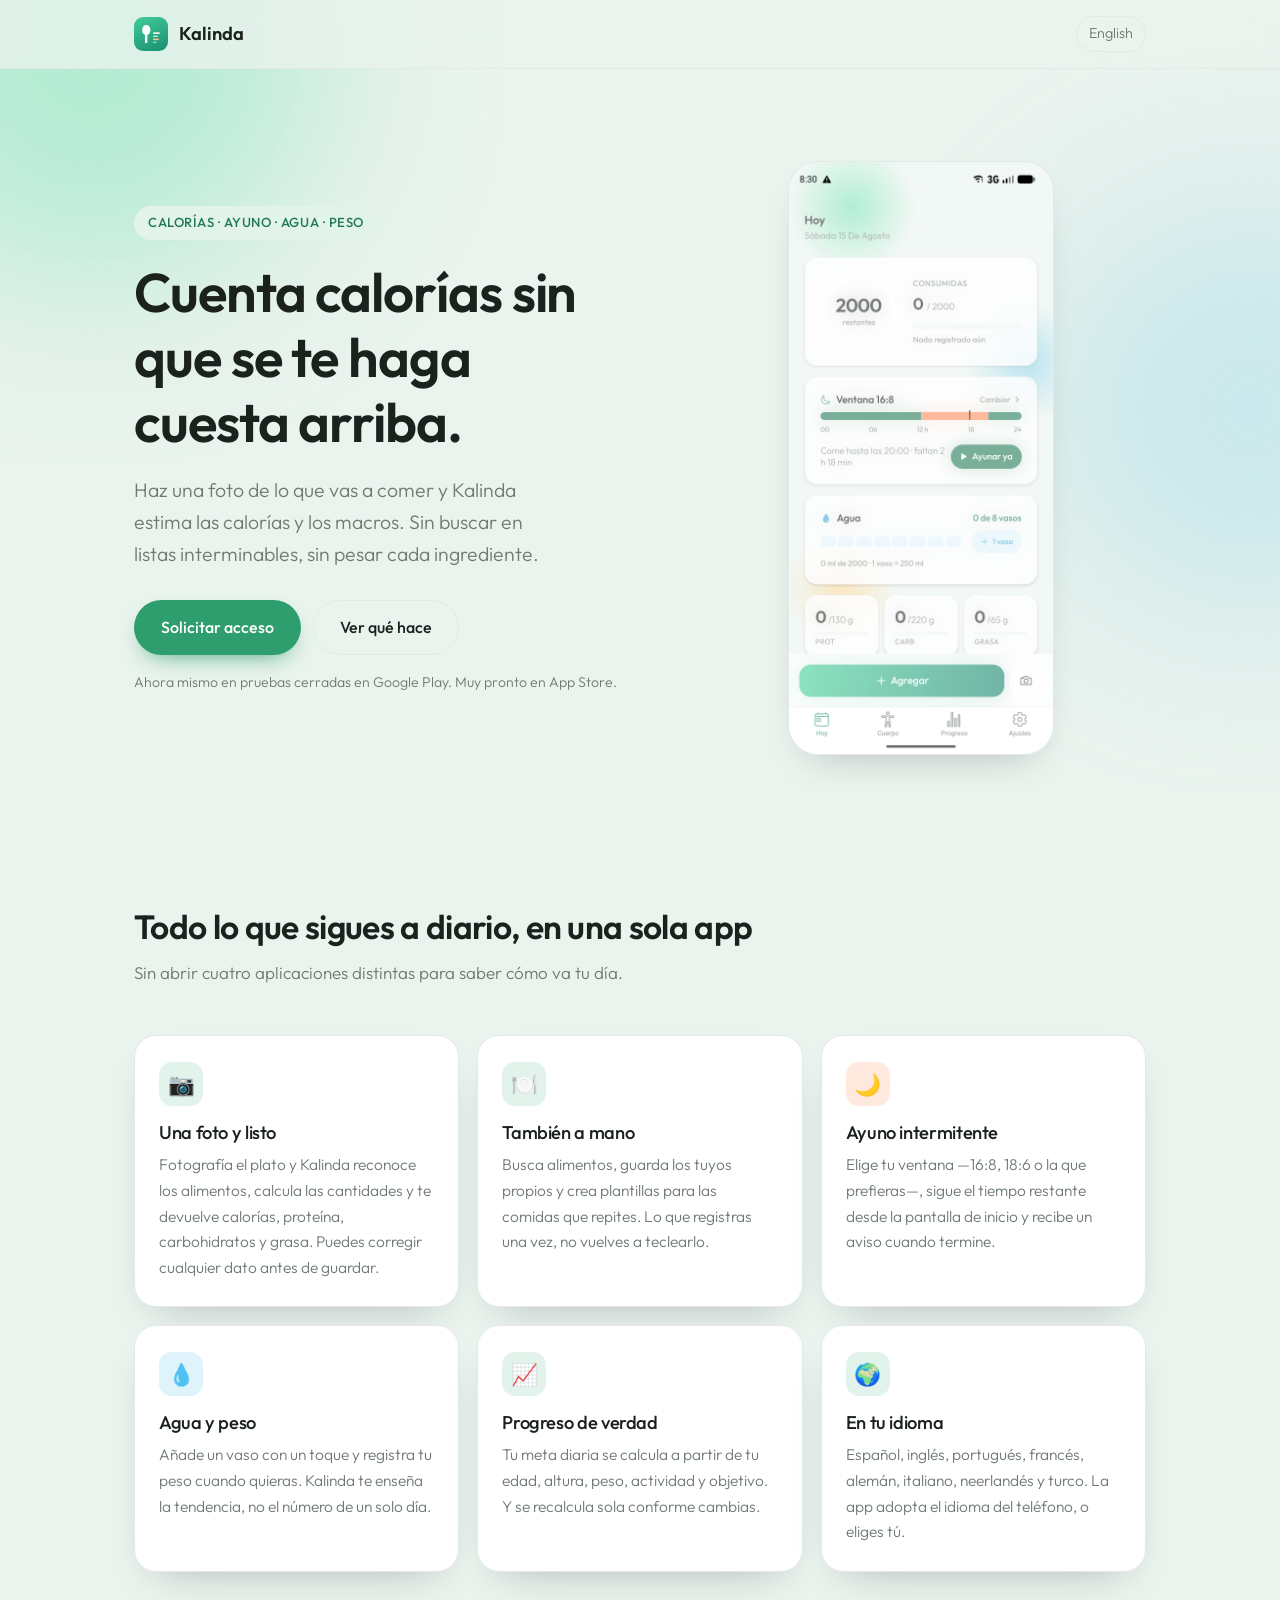
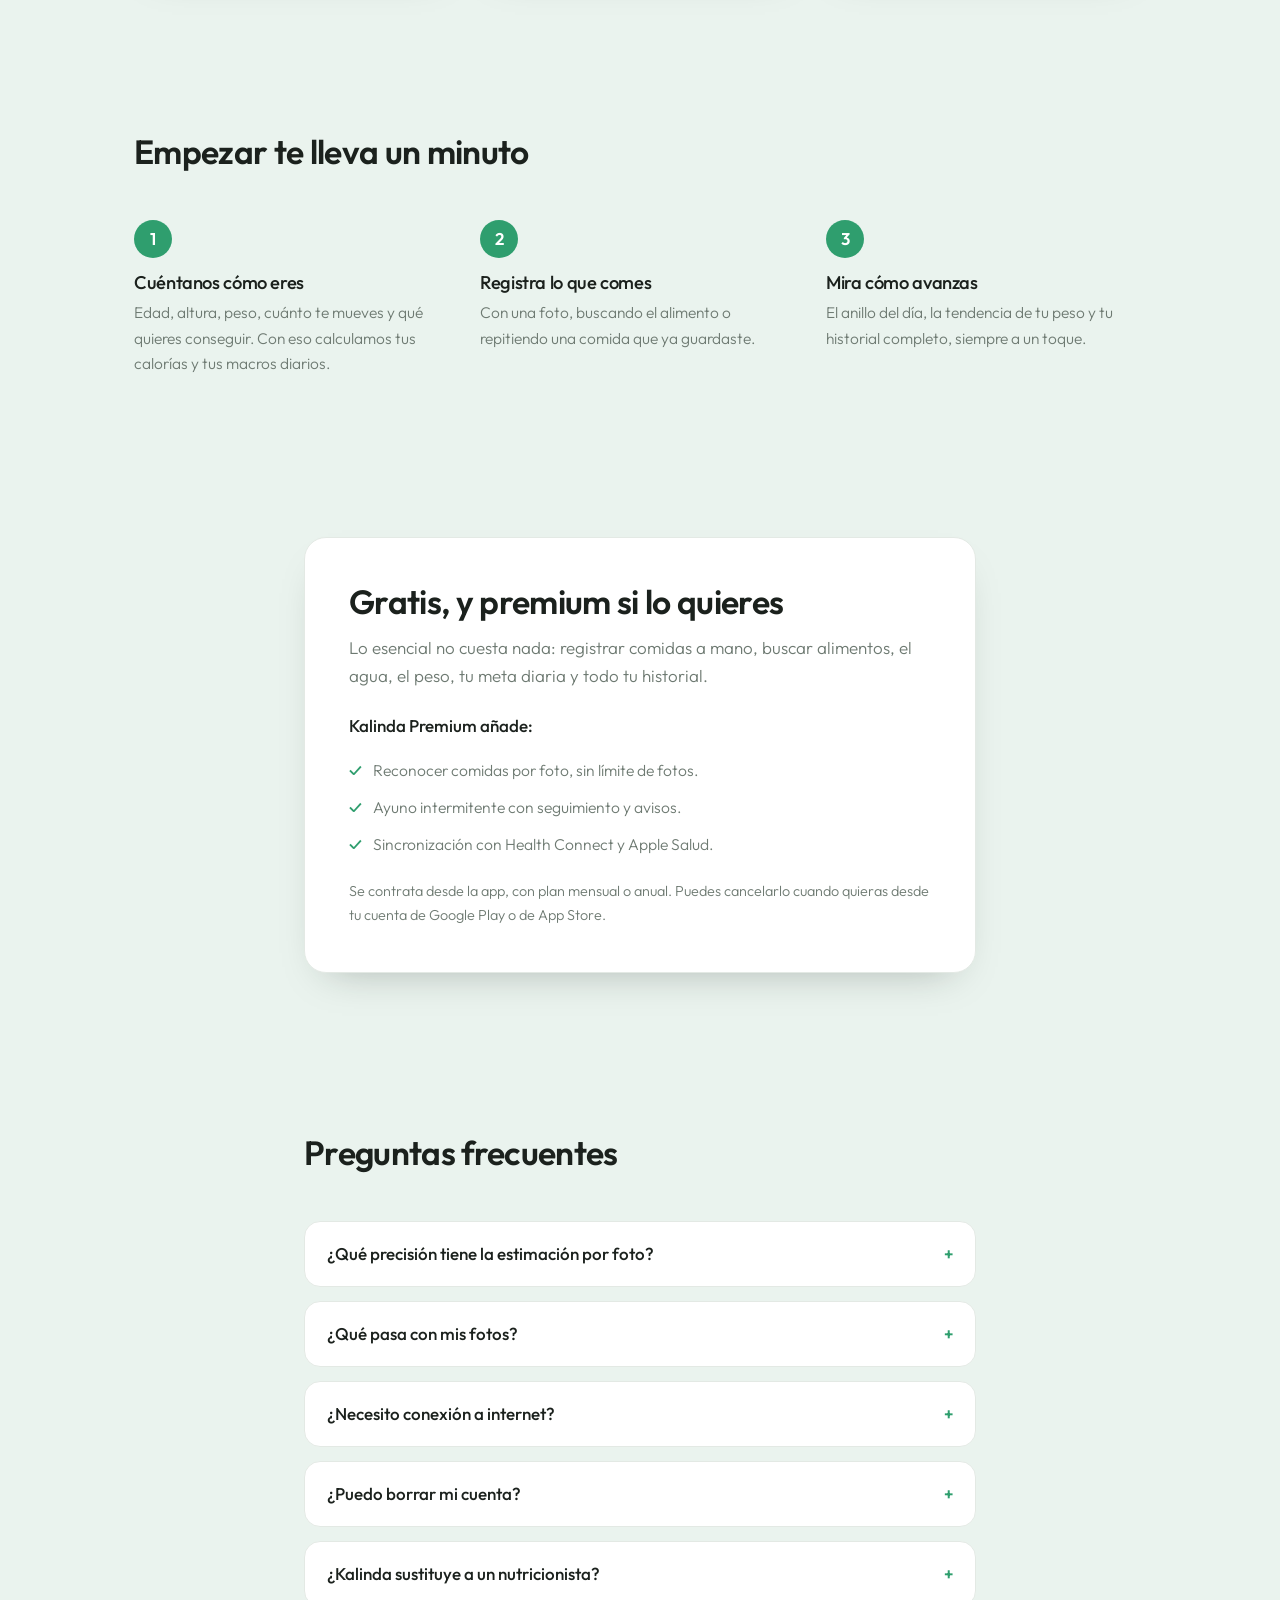
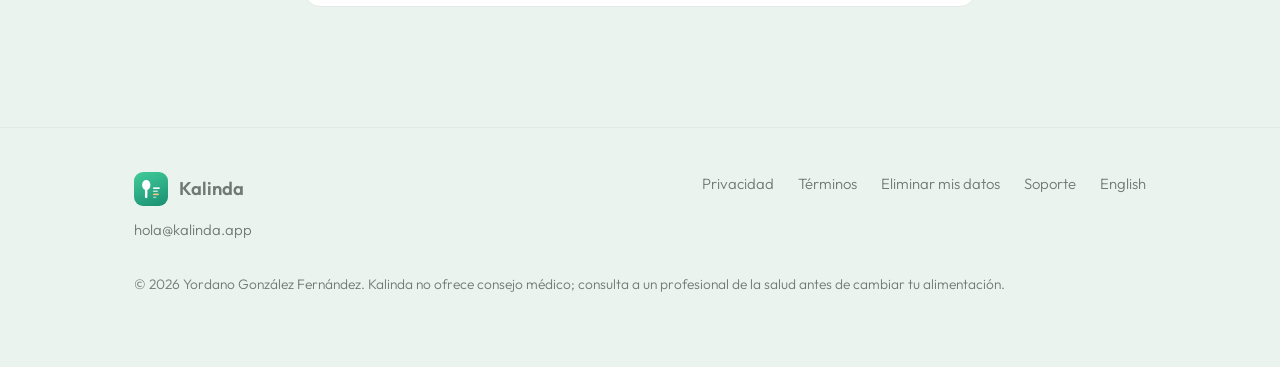
<file: index.html>
<!doctype html>
<html lang="es">
<head>
<meta charset="utf-8">
<meta name="viewport" content="width=device-width, initial-scale=1">
<title>Kalinda — Cuenta calorías sin complicarte</title>
<meta name="description" content="Kalinda es una app de conteo de calorías, ayuno intermitente, agua y peso. Registra una comida con una foto y sigue tu progreso día a día.">
<link rel="icon" href="assets/favicon.png">
<link rel="canonical" href="https://kalinda.app/">
<meta property="og:title" content="Kalinda — Cuenta calorías sin complicarte">
<meta property="og:description" content="Registra una comida con una foto. Calorías, macros, ayuno, agua y peso en una sola app.">
<meta property="og:type" content="website">
<meta property="og:url" content="https://kalinda.app/">
<meta property="og:image" content="https://kalinda.app/assets/icon.png">
<meta property="og:locale" content="es_ES">
<link rel="preconnect" href="https://fonts.googleapis.com">
<link rel="preconnect" href="https://fonts.gstatic.com" crossorigin>
<link href="https://fonts.googleapis.com/css2?family=Outfit:wght@300;400;500;600&display=swap" rel="stylesheet">
<link rel="stylesheet" href="styles.css">
</head>
<body>

<header class="site">
  <div class="wrap">
    <a class="brand" href="index.html"><img src="assets/icon.png" alt="">Kalinda</a>
    <span class="spacer"></span>
    <a class="lang" href="en/index.html">English</a>
  </div>
</header>

<main>

  <section class="hero">
    <div class="wrap hero-grid">
      <div>
        <span class="eyebrow">Calorías · Ayuno · Agua · Peso</span>
        <h1>Cuenta calorías sin que se te haga cuesta arriba.</h1>
        <p class="lead">Haz una foto de lo que vas a comer y Kalinda estima las calorías y los macros. Sin buscar en listas interminables, sin pesar cada ingrediente.</p>
        <div class="hero-actions">
          <a class="btn btn-primary" href="mailto:hola@kalinda.app?subject=Quiero%20probar%20Kalinda">Solicitar acceso</a>
          <a class="btn btn-ghost" href="#funciones">Ver qué hace</a>
        </div>
        <p class="hero-note">Ahora mismo en pruebas cerradas en Google Play. Muy pronto en App Store.</p>
      </div>
      <div>
        <img class="phone" src="assets/screen-hoy.png" alt="Pantalla principal de Kalinda mostrando las calorías restantes del día, la ventana de ayuno, el agua y los macros." width="1080" height="2424">
      </div>
    </div>
  </section>

  <section id="funciones">
    <div class="wrap">
      <div class="section-head">
        <h2>Todo lo que sigues a diario, en una sola app</h2>
        <p>Sin abrir cuatro aplicaciones distintas para saber cómo va tu día.</p>
      </div>
      <div class="cards">

        <article class="card">
          <div class="ico">📷</div>
          <h3>Una foto y listo</h3>
          <p>Fotografía el plato y Kalinda reconoce los alimentos, calcula las cantidades y te devuelve calorías, proteína, carbohidratos y grasa. Puedes corregir cualquier dato antes de guardar.</p>
        </article>

        <article class="card">
          <div class="ico">🍽️</div>
          <h3>También a mano</h3>
          <p>Busca alimentos, guarda los tuyos propios y crea plantillas para las comidas que repites. Lo que registras una vez, no vuelves a teclearlo.</p>
        </article>

        <article class="card">
          <div class="ico coral">🌙</div>
          <h3>Ayuno intermitente</h3>
          <p>Elige tu ventana —16:8, 18:6 o la que prefieras—, sigue el tiempo restante desde la pantalla de inicio y recibe un aviso cuando termine.</p>
        </article>

        <article class="card">
          <div class="ico blue">💧</div>
          <h3>Agua y peso</h3>
          <p>Añade un vaso con un toque y registra tu peso cuando quieras. Kalinda te enseña la tendencia, no el número de un solo día.</p>
        </article>

        <article class="card">
          <div class="ico">📈</div>
          <h3>Progreso de verdad</h3>
          <p>Tu meta diaria se calcula a partir de tu edad, altura, peso, actividad y objetivo. Y se recalcula sola conforme cambias.</p>
        </article>

        <article class="card">
          <div class="ico">🌍</div>
          <h3>En tu idioma</h3>
          <p>Español, inglés, portugués, francés, alemán, italiano, neerlandés y turco. La app adopta el idioma del teléfono, o eliges tú.</p>
        </article>

      </div>
    </div>
  </section>

  <section>
    <div class="wrap">
      <div class="section-head">
        <h2>Empezar te lleva un minuto</h2>
      </div>
      <div class="steps">
        <div class="step">
          <h3>Cuéntanos cómo eres</h3>
          <p>Edad, altura, peso, cuánto te mueves y qué quieres conseguir. Con eso calculamos tus calorías y tus macros diarios.</p>
        </div>
        <div class="step">
          <h3>Registra lo que comes</h3>
          <p>Con una foto, buscando el alimento o repitiendo una comida que ya guardaste.</p>
        </div>
        <div class="step">
          <h3>Mira cómo avanzas</h3>
          <p>El anillo del día, la tendencia de tu peso y tu historial completo, siempre a un toque.</p>
        </div>
      </div>
    </div>
  </section>

  <section>
    <div class="wrap narrow">
      <div class="panel">
        <h2>Gratis, y premium si lo quieres</h2>
        <p style="color:var(--text-secondary); margin-top:12px;">Lo esencial no cuesta nada: registrar comidas a mano, buscar alimentos, el agua, el peso, tu meta diaria y todo tu historial.</p>
        <p style="margin-bottom:0; margin-top:22px;"><strong>Kalinda Premium añade:</strong></p>
        <ul class="plan-list">
          <li>Reconocer comidas por foto, sin límite de fotos.</li>
          <li>Ayuno intermitente con seguimiento y avisos.</li>
          <li>Sincronización con Health Connect y Apple Salud.</li>
        </ul>
        <p style="color:var(--text-secondary); font-size:0.9rem; margin-top:22px; margin-bottom:0;">Se contrata desde la app, con plan mensual o anual. Puedes cancelarlo cuando quieras desde tu cuenta de Google Play o de App Store.</p>
      </div>
    </div>
  </section>

  <section>
    <div class="wrap narrow">
      <div class="section-head"><h2>Preguntas frecuentes</h2></div>
      <div class="faq">

        <details>
          <summary>¿Qué precisión tiene la estimación por foto?</summary>
          <p>Es una estimación, no una báscula. Acierta bien el tipo de alimento y se aproxima a la cantidad, pero puede desviarse —sobre todo con salsas, aceites y platos mezclados—. Por eso siempre puedes ajustar las cantidades antes de guardar. Para hacer un seguimiento y ver tendencias es más que suficiente; para una dieta médica estricta, consulta con un profesional.</p>
        </details>

        <details>
          <summary>¿Qué pasa con mis fotos?</summary>
          <p>La foto se envía para analizarla y obtener la estimación, y no se guarda en nuestros servidores más allá de ese momento. No se usa para publicidad ni se comparte con nadie más. Lo tienes detallado en la <a href="privacidad.html">política de privacidad</a>.</p>
        </details>

        <details>
          <summary>¿Necesito conexión a internet?</summary>
          <p>Sí, para sincronizar tus datos con tu cuenta y para el reconocimiento por foto. Así puedes cambiar de teléfono sin perder nada.</p>
        </details>

        <details>
          <summary>¿Puedo borrar mi cuenta?</summary>
          <p>Sí, desde Ajustes dentro de la app, y se borra todo tu historial con ella. Si prefieres pedirlo por escrito, mira <a href="eliminar-datos.html">cómo eliminar tus datos</a>.</p>
        </details>

        <details>
          <summary>¿Kalinda sustituye a un nutricionista?</summary>
          <p>No. Es una herramienta para llevar la cuenta de lo que comes y ver cómo evolucionas. No da consejo médico ni sirve para tratar ninguna enfermedad.</p>
        </details>

      </div>
    </div>
  </section>

</main>

<footer class="site">
  <div class="wrap">
    <div class="cols">
      <div>
        <a class="brand" href="index.html"><img src="assets/icon.png" alt="">Kalinda</a>
        <p style="margin-top:12px; margin-bottom:0;"><a href="mailto:hola@kalinda.app">hola@kalinda.app</a></p>
      </div>
      <nav>
        <a href="privacidad.html">Privacidad</a>
        <a href="terminos.html">Términos</a>
        <a href="eliminar-datos.html">Eliminar mis datos</a>
        <a href="soporte.html">Soporte</a>
        <a href="en/index.html">English</a>
      </nav>
    </div>
    <p class="fine">© 2026 Yordano González Fernández. Kalinda no ofrece consejo médico; consulta a un profesional de la salud antes de cambiar tu alimentación.</p>
  </div>
</footer>

</body>
</html>
</file>
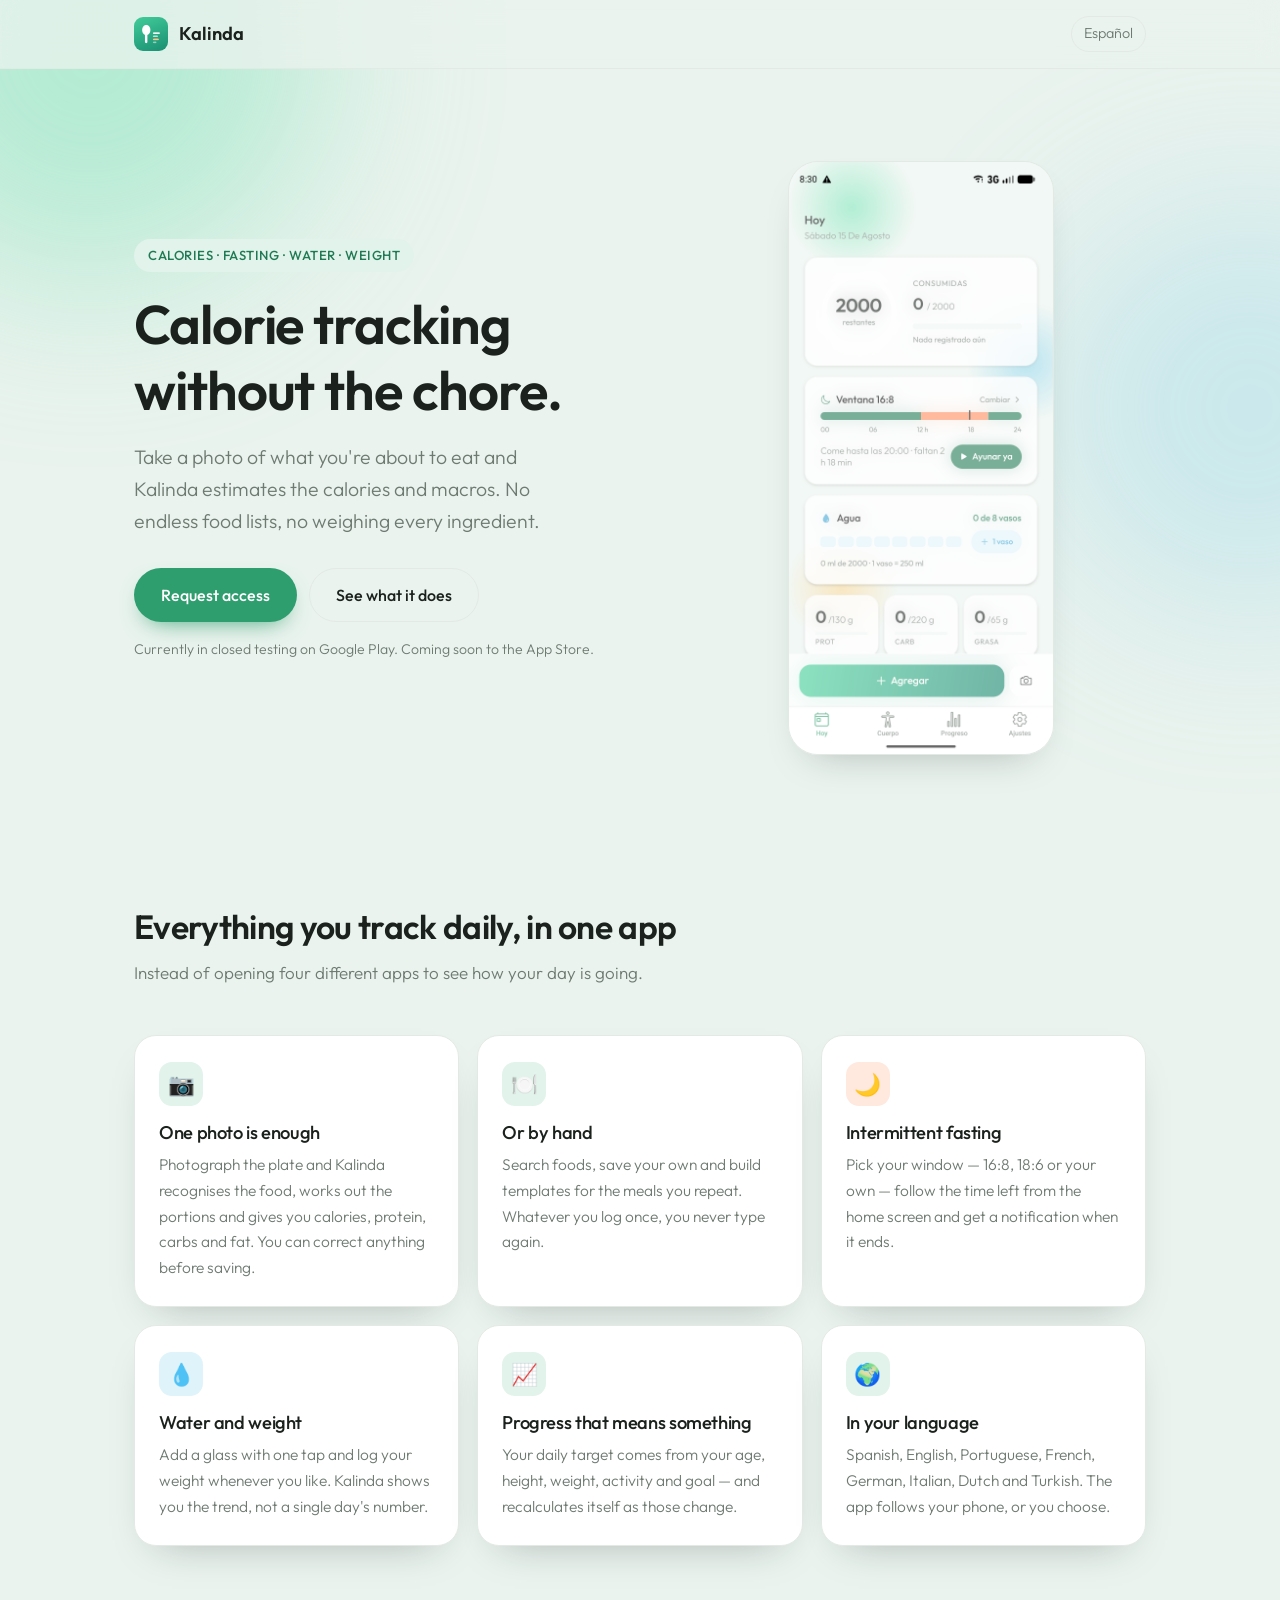
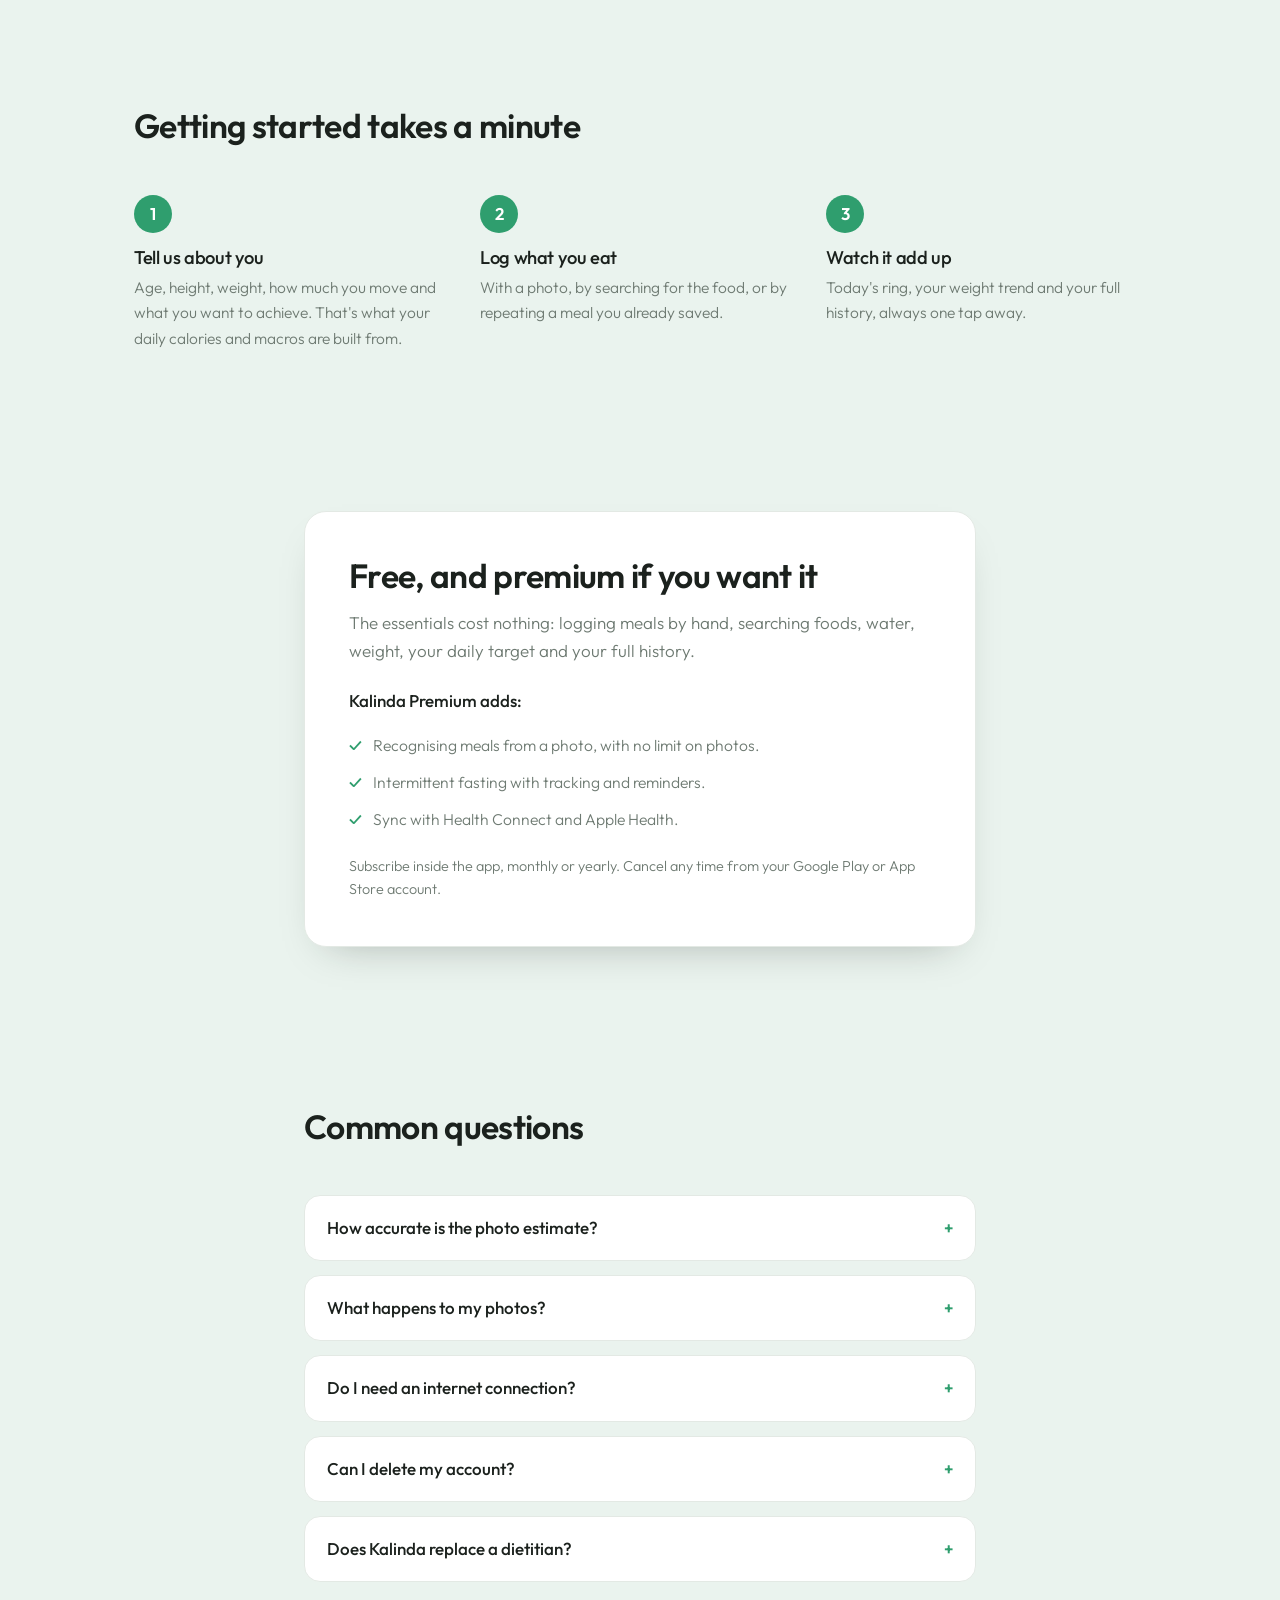
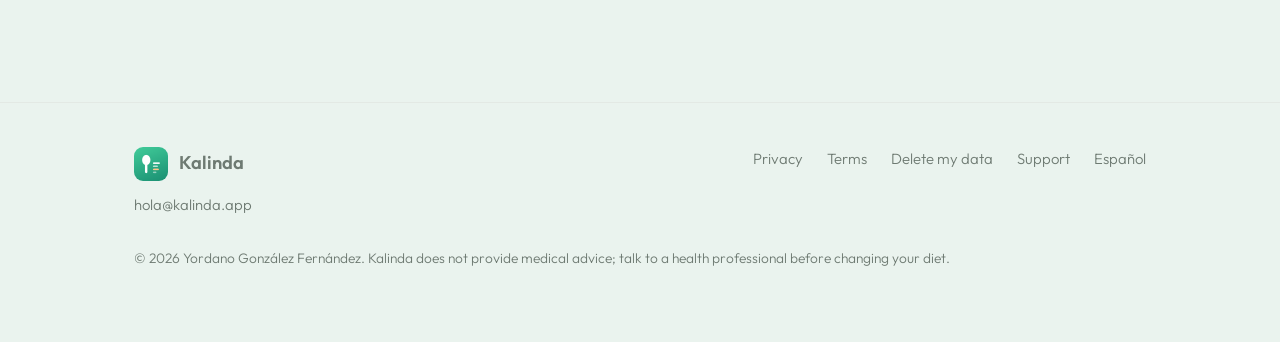
<file: en/index.html>
<!doctype html>
<html lang="en">
<head>
<meta charset="utf-8">
<meta name="viewport" content="width=device-width, initial-scale=1">
<title>Kalinda — Calorie tracking without the chore</title>
<meta name="description" content="Kalinda tracks calories, intermittent fasting, water and weight. Log a meal by taking a photo of it and watch your progress day by day.">
<link rel="icon" href="../assets/favicon.png">
<link rel="canonical" href="https://kalinda.app/en/">
<meta property="og:title" content="Kalinda — Calorie tracking without the chore">
<meta property="og:description" content="Log a meal by taking a photo. Calories, macros, fasting, water and weight in one app.">
<meta property="og:type" content="website">
<meta property="og:url" content="https://kalinda.app/en/">
<meta property="og:image" content="https://kalinda.app/assets/icon.png">
<meta property="og:locale" content="en_US">
<link rel="preconnect" href="https://fonts.googleapis.com">
<link rel="preconnect" href="https://fonts.gstatic.com" crossorigin>
<link href="https://fonts.googleapis.com/css2?family=Outfit:wght@300;400;500;600&display=swap" rel="stylesheet">
<link rel="stylesheet" href="../styles.css">
</head>
<body>

<header class="site">
  <div class="wrap">
    <a class="brand" href="index.html"><img src="../assets/icon.png" alt="">Kalinda</a>
    <span class="spacer"></span>
    <a class="lang" href="../index.html">Español</a>
  </div>
</header>

<main>

  <section class="hero">
    <div class="wrap hero-grid">
      <div>
        <span class="eyebrow">Calories · Fasting · Water · Weight</span>
        <h1>Calorie tracking without the chore.</h1>
        <p class="lead">Take a photo of what you're about to eat and Kalinda estimates the calories and macros. No endless food lists, no weighing every ingredient.</p>
        <div class="hero-actions">
          <a class="btn btn-primary" href="mailto:hola@kalinda.app?subject=I%27d%20like%20to%20try%20Kalinda">Request access</a>
          <a class="btn btn-ghost" href="#features">See what it does</a>
        </div>
        <p class="hero-note">Currently in closed testing on Google Play. Coming soon to the App Store.</p>
      </div>
      <div>
        <img class="phone" src="../assets/screen-hoy.png" alt="Kalinda's main screen showing calories left for the day, the fasting window, water and macros." width="1080" height="2424">
      </div>
    </div>
  </section>

  <section id="features">
    <div class="wrap">
      <div class="section-head">
        <h2>Everything you track daily, in one app</h2>
        <p>Instead of opening four different apps to see how your day is going.</p>
      </div>
      <div class="cards">

        <article class="card">
          <div class="ico">📷</div>
          <h3>One photo is enough</h3>
          <p>Photograph the plate and Kalinda recognises the food, works out the portions and gives you calories, protein, carbs and fat. You can correct anything before saving.</p>
        </article>

        <article class="card">
          <div class="ico">🍽️</div>
          <h3>Or by hand</h3>
          <p>Search foods, save your own and build templates for the meals you repeat. Whatever you log once, you never type again.</p>
        </article>

        <article class="card">
          <div class="ico coral">🌙</div>
          <h3>Intermittent fasting</h3>
          <p>Pick your window — 16:8, 18:6 or your own — follow the time left from the home screen and get a notification when it ends.</p>
        </article>

        <article class="card">
          <div class="ico blue">💧</div>
          <h3>Water and weight</h3>
          <p>Add a glass with one tap and log your weight whenever you like. Kalinda shows you the trend, not a single day's number.</p>
        </article>

        <article class="card">
          <div class="ico">📈</div>
          <h3>Progress that means something</h3>
          <p>Your daily target comes from your age, height, weight, activity and goal — and recalculates itself as those change.</p>
        </article>

        <article class="card">
          <div class="ico">🌍</div>
          <h3>In your language</h3>
          <p>Spanish, English, Portuguese, French, German, Italian, Dutch and Turkish. The app follows your phone, or you choose.</p>
        </article>

      </div>
    </div>
  </section>

  <section>
    <div class="wrap">
      <div class="section-head">
        <h2>Getting started takes a minute</h2>
      </div>
      <div class="steps">
        <div class="step">
          <h3>Tell us about you</h3>
          <p>Age, height, weight, how much you move and what you want to achieve. That's what your daily calories and macros are built from.</p>
        </div>
        <div class="step">
          <h3>Log what you eat</h3>
          <p>With a photo, by searching for the food, or by repeating a meal you already saved.</p>
        </div>
        <div class="step">
          <h3>Watch it add up</h3>
          <p>Today's ring, your weight trend and your full history, always one tap away.</p>
        </div>
      </div>
    </div>
  </section>

  <section>
    <div class="wrap narrow">
      <div class="panel">
        <h2>Free, and premium if you want it</h2>
        <p style="color:var(--text-secondary); margin-top:12px;">The essentials cost nothing: logging meals by hand, searching foods, water, weight, your daily target and your full history.</p>
        <p style="margin-bottom:0; margin-top:22px;"><strong>Kalinda Premium adds:</strong></p>
        <ul class="plan-list">
          <li>Recognising meals from a photo, with no limit on photos.</li>
          <li>Intermittent fasting with tracking and reminders.</li>
          <li>Sync with Health Connect and Apple Health.</li>
        </ul>
        <p style="color:var(--text-secondary); font-size:0.9rem; margin-top:22px; margin-bottom:0;">Subscribe inside the app, monthly or yearly. Cancel any time from your Google Play or App Store account.</p>
      </div>
    </div>
  </section>

  <section>
    <div class="wrap narrow">
      <div class="section-head"><h2>Common questions</h2></div>
      <div class="faq">

        <details>
          <summary>How accurate is the photo estimate?</summary>
          <p>It's an estimate, not a scale. It identifies the food well and gets close on the portion, but it can drift — especially with sauces, oils and mixed dishes. That's why you can always adjust the amounts before saving. For tracking and spotting trends it's more than enough; for a strict medical diet, talk to a professional.</p>
        </details>

        <details>
          <summary>What happens to my photos?</summary>
          <p>The photo is sent to be analysed for the estimate, and isn't kept on our servers beyond that moment. It is never used for advertising or shared with anyone else. The detail is in the <a href="privacy.html">privacy policy</a>.</p>
        </details>

        <details>
          <summary>Do I need an internet connection?</summary>
          <p>Yes — to sync your data with your account and for photo recognition. That's what lets you switch phones without losing anything.</p>
        </details>

        <details>
          <summary>Can I delete my account?</summary>
          <p>Yes, from Settings inside the app, and your whole history goes with it. If you'd rather ask in writing, see <a href="delete-data.html">how to delete your data</a>.</p>
        </details>

        <details>
          <summary>Does Kalinda replace a dietitian?</summary>
          <p>No. It's a tool for keeping track of what you eat and seeing how you're doing. It doesn't give medical advice and isn't meant to treat any condition.</p>
        </details>

      </div>
    </div>
  </section>

</main>

<footer class="site">
  <div class="wrap">
    <div class="cols">
      <div>
        <a class="brand" href="index.html"><img src="../assets/icon.png" alt="">Kalinda</a>
        <p style="margin-top:12px; margin-bottom:0;"><a href="mailto:hola@kalinda.app">hola@kalinda.app</a></p>
      </div>
      <nav>
        <a href="privacy.html">Privacy</a>
        <a href="terms.html">Terms</a>
        <a href="delete-data.html">Delete my data</a>
        <a href="support.html">Support</a>
        <a href="../index.html">Español</a>
      </nav>
    </div>
    <p class="fine">© 2026 Yordano González Fernández. Kalinda does not provide medical advice; talk to a health professional before changing your diet.</p>
  </div>
</footer>

</body>
</html>
</file>
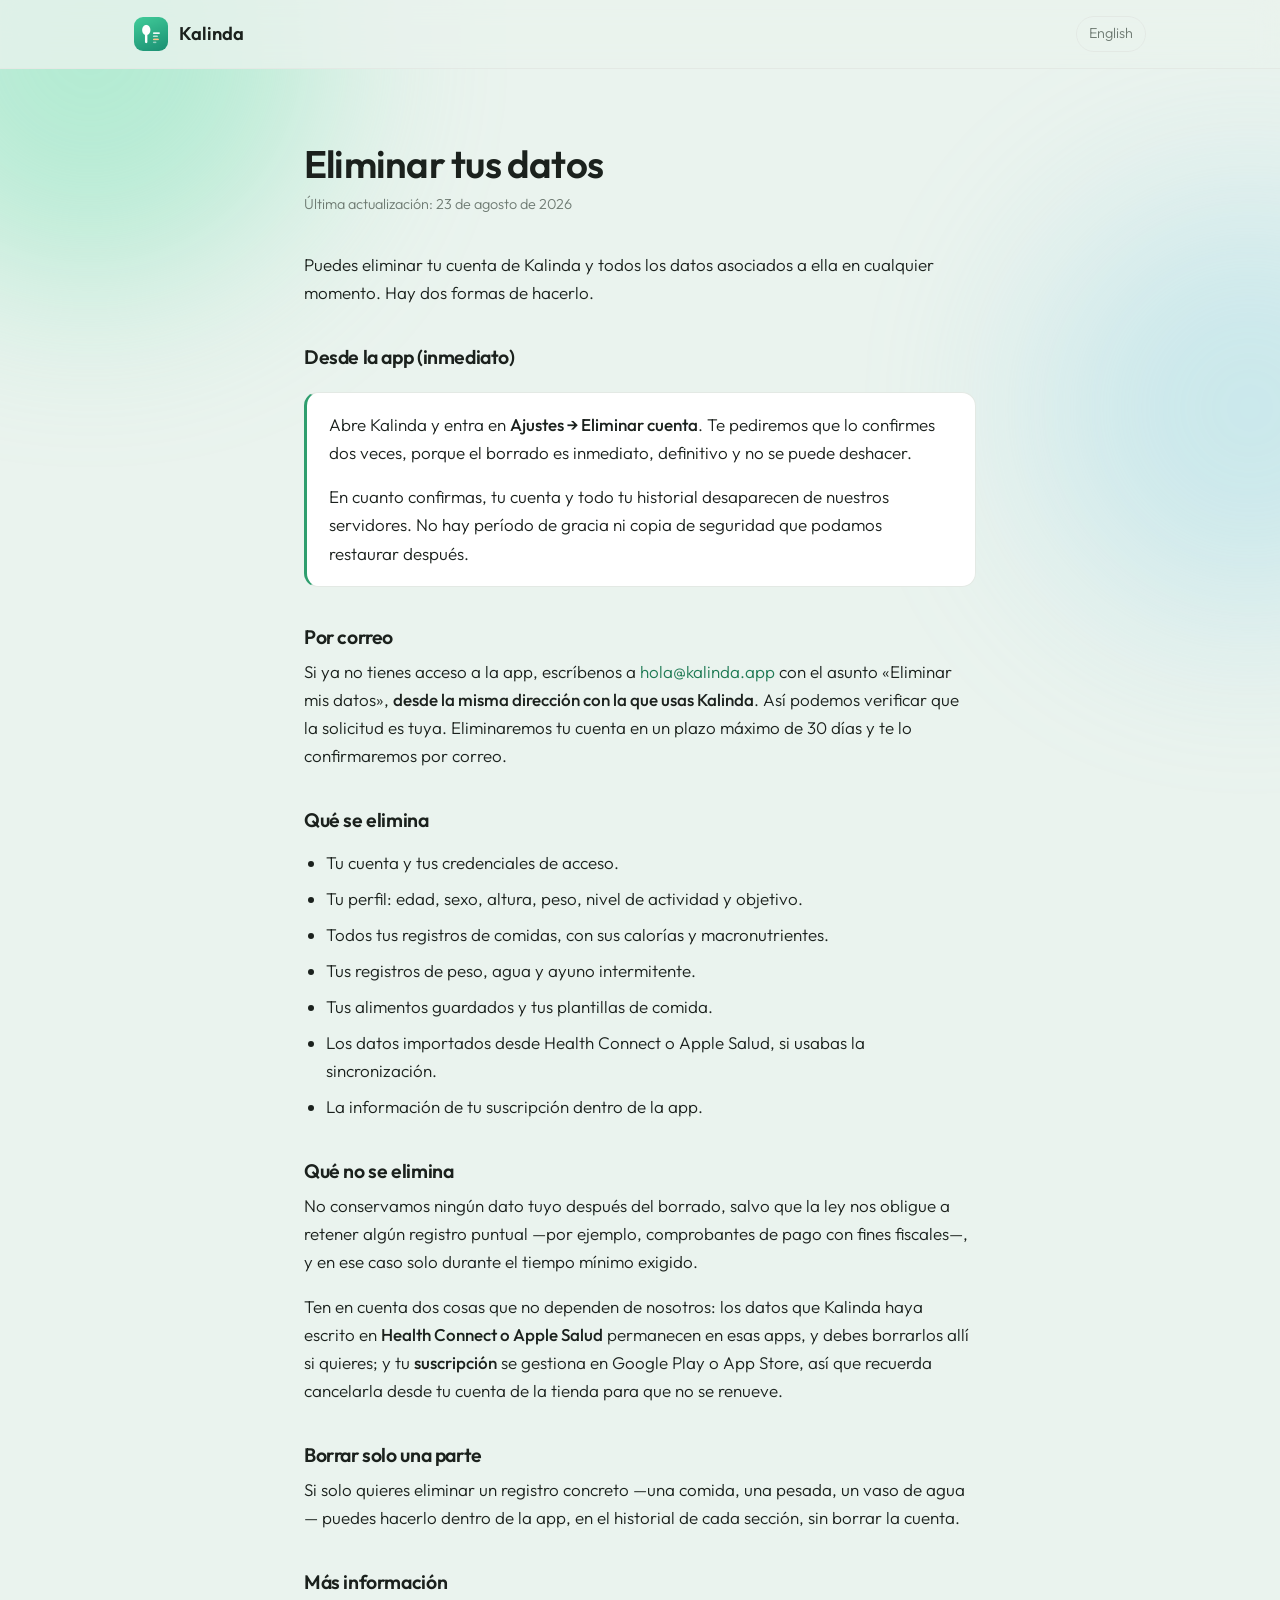
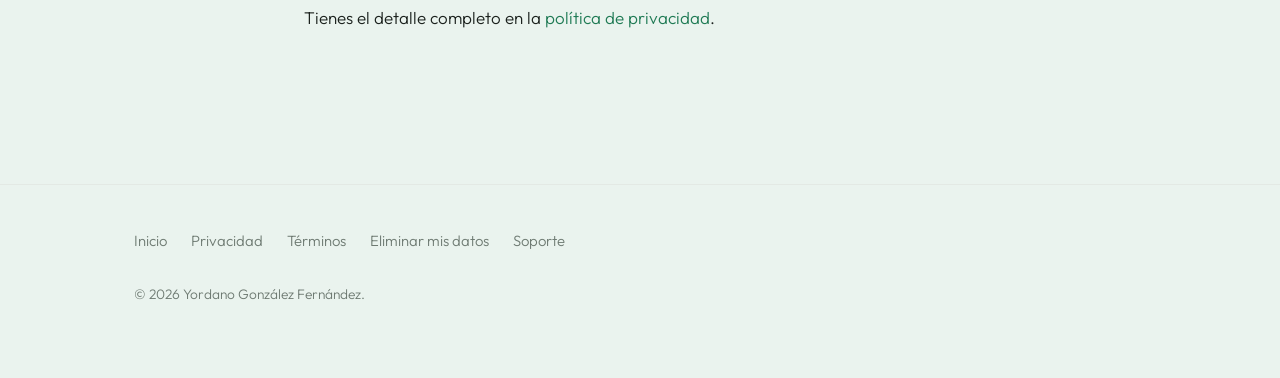
<file: eliminar-datos.html>
<!doctype html>
<html lang="es">
<head>
<meta charset="utf-8">
<meta name="viewport" content="width=device-width, initial-scale=1">
<title>Eliminar mis datos — Kalinda</title>
<meta name="description" content="Cómo eliminar tu cuenta de Kalinda y todos tus datos.">
<link rel="icon" href="assets/favicon.png">
<link rel="canonical" href="https://kalinda.app/eliminar-datos.html">
<link rel="preconnect" href="https://fonts.googleapis.com">
<link rel="preconnect" href="https://fonts.gstatic.com" crossorigin>
<link href="https://fonts.googleapis.com/css2?family=Outfit:wght@300;400;500;600&display=swap" rel="stylesheet">
<link rel="stylesheet" href="styles.css">
</head>
<body>

<header class="site">
  <div class="wrap">
    <a class="brand" href="index.html"><img src="assets/icon.png" alt="">Kalinda</a>
    <span class="spacer"></span>
    <a class="lang" href="en/delete-data.html">English</a>
  </div>
</header>

<main class="doc">
  <div class="wrap narrow">

    <h1>Eliminar tus datos</h1>
    <p class="updated">Última actualización: 23 de agosto de 2026</p>

    <p>Puedes eliminar tu cuenta de Kalinda y todos los datos asociados a ella en cualquier momento. Hay dos formas de hacerlo.</p>

    <h2>Desde la app (inmediato)</h2>
    <div class="callout">
      <p>Abre Kalinda y entra en <strong>Ajustes → Eliminar cuenta</strong>. Te pediremos que lo confirmes dos veces, porque el borrado es inmediato, definitivo y no se puede deshacer.</p>
      <p style="margin-top:12px;">En cuanto confirmas, tu cuenta y todo tu historial desaparecen de nuestros servidores. No hay período de gracia ni copia de seguridad que podamos restaurar después.</p>
    </div>

    <h2>Por correo</h2>
    <p>Si ya no tienes acceso a la app, escríbenos a <a href="mailto:hola@kalinda.app?subject=Eliminar%20mis%20datos%20de%20Kalinda">hola@kalinda.app</a> con el asunto «Eliminar mis datos», <strong>desde la misma dirección con la que usas Kalinda</strong>. Así podemos verificar que la solicitud es tuya. Eliminaremos tu cuenta en un plazo máximo de 30 días y te lo confirmaremos por correo.</p>

    <h2>Qué se elimina</h2>
    <ul>
      <li>Tu cuenta y tus credenciales de acceso.</li>
      <li>Tu perfil: edad, sexo, altura, peso, nivel de actividad y objetivo.</li>
      <li>Todos tus registros de comidas, con sus calorías y macronutrientes.</li>
      <li>Tus registros de peso, agua y ayuno intermitente.</li>
      <li>Tus alimentos guardados y tus plantillas de comida.</li>
      <li>Los datos importados desde Health Connect o Apple Salud, si usabas la sincronización.</li>
      <li>La información de tu suscripción dentro de la app.</li>
    </ul>

    <h2>Qué no se elimina</h2>
    <p>No conservamos ningún dato tuyo después del borrado, salvo que la ley nos obligue a retener algún registro puntual —por ejemplo, comprobantes de pago con fines fiscales—, y en ese caso solo durante el tiempo mínimo exigido.</p>
    <p>Ten en cuenta dos cosas que no dependen de nosotros: los datos que Kalinda haya escrito en <strong>Health Connect o Apple Salud</strong> permanecen en esas apps, y debes borrarlos allí si quieres; y tu <strong>suscripción</strong> se gestiona en Google Play o App Store, así que recuerda cancelarla desde tu cuenta de la tienda para que no se renueve.</p>

    <h2>Borrar solo una parte</h2>
    <p>Si solo quieres eliminar un registro concreto —una comida, una pesada, un vaso de agua— puedes hacerlo dentro de la app, en el historial de cada sección, sin borrar la cuenta.</p>

    <h2>Más información</h2>
    <p>Tienes el detalle completo en la <a href="privacidad.html">política de privacidad</a>.</p>

  </div>
</main>

<footer class="site">
  <div class="wrap">
    <nav>
      <a href="index.html">Inicio</a>
      <a href="privacidad.html">Privacidad</a>
      <a href="terminos.html">Términos</a>
      <a href="eliminar-datos.html">Eliminar mis datos</a>
      <a href="soporte.html">Soporte</a>
    </nav>
    <p class="fine">© 2026 Yordano González Fernández.</p>
  </div>
</footer>

</body>
</html>
</file>
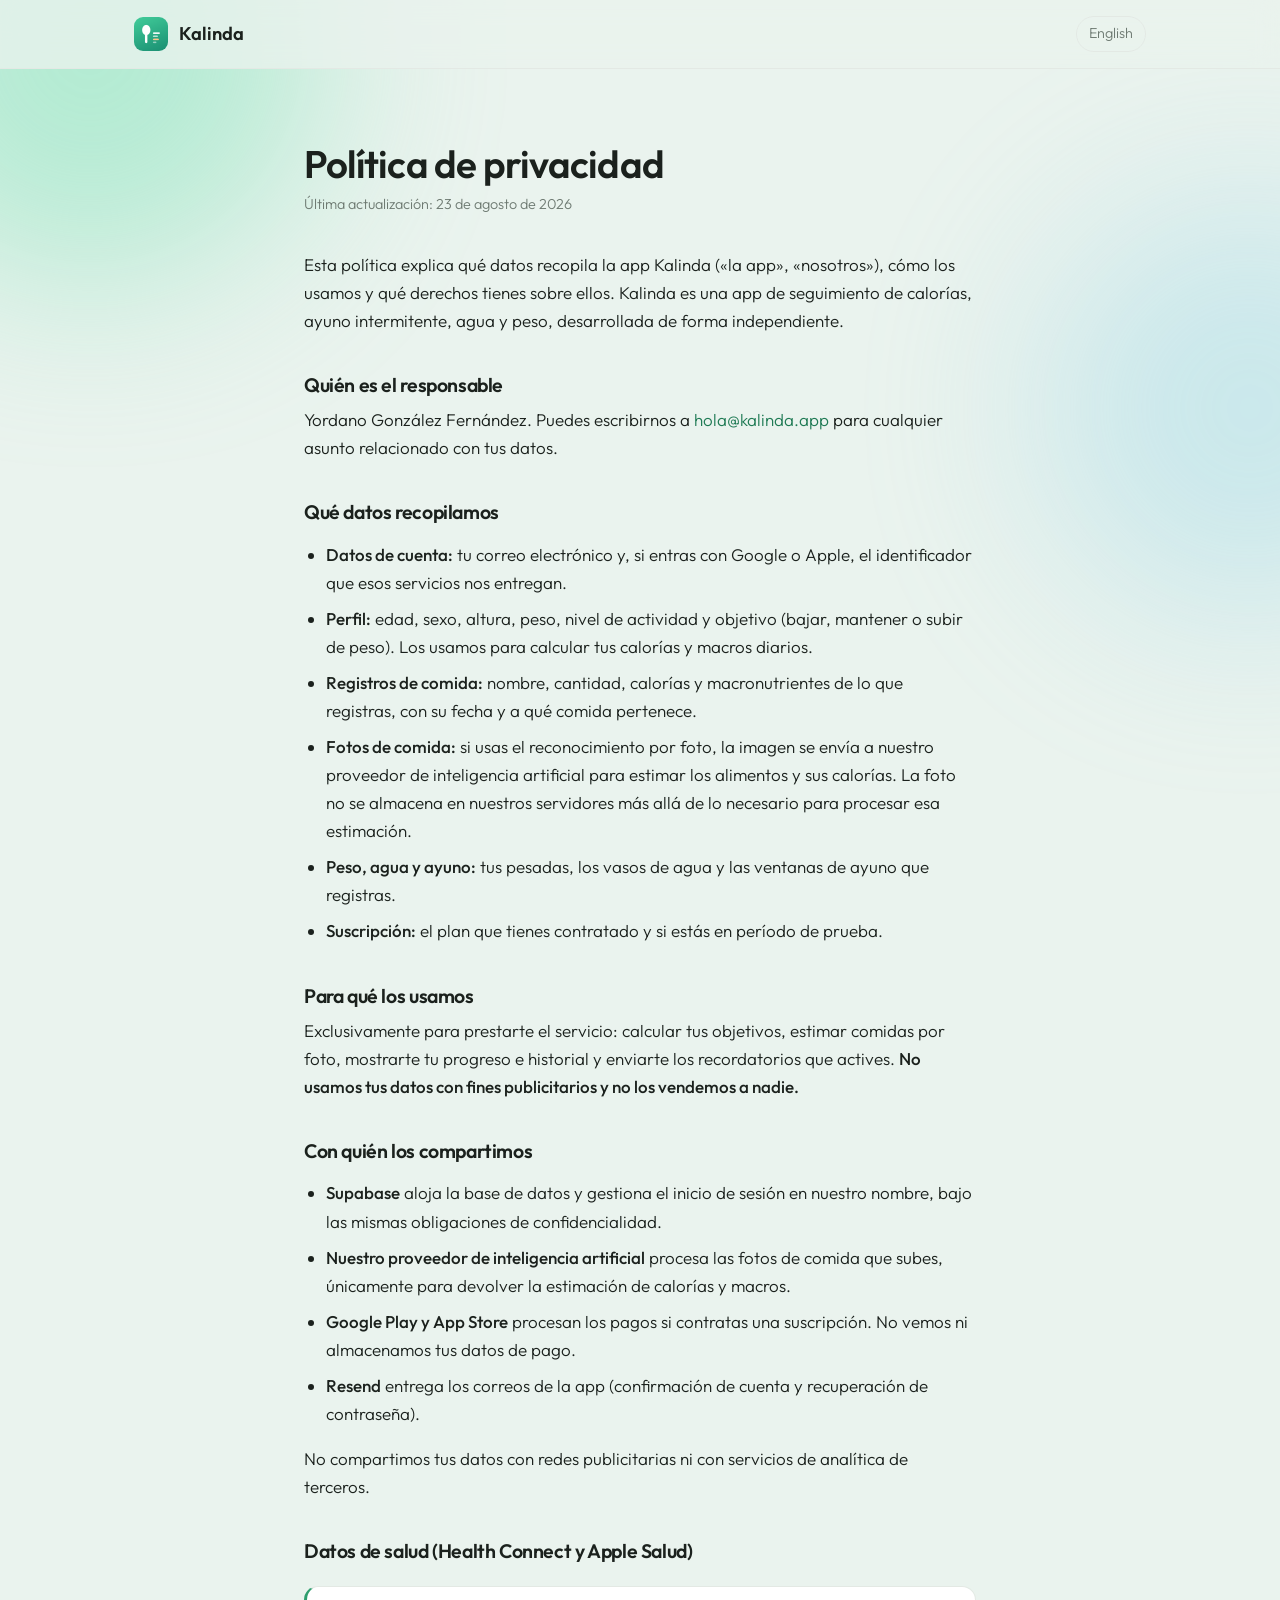
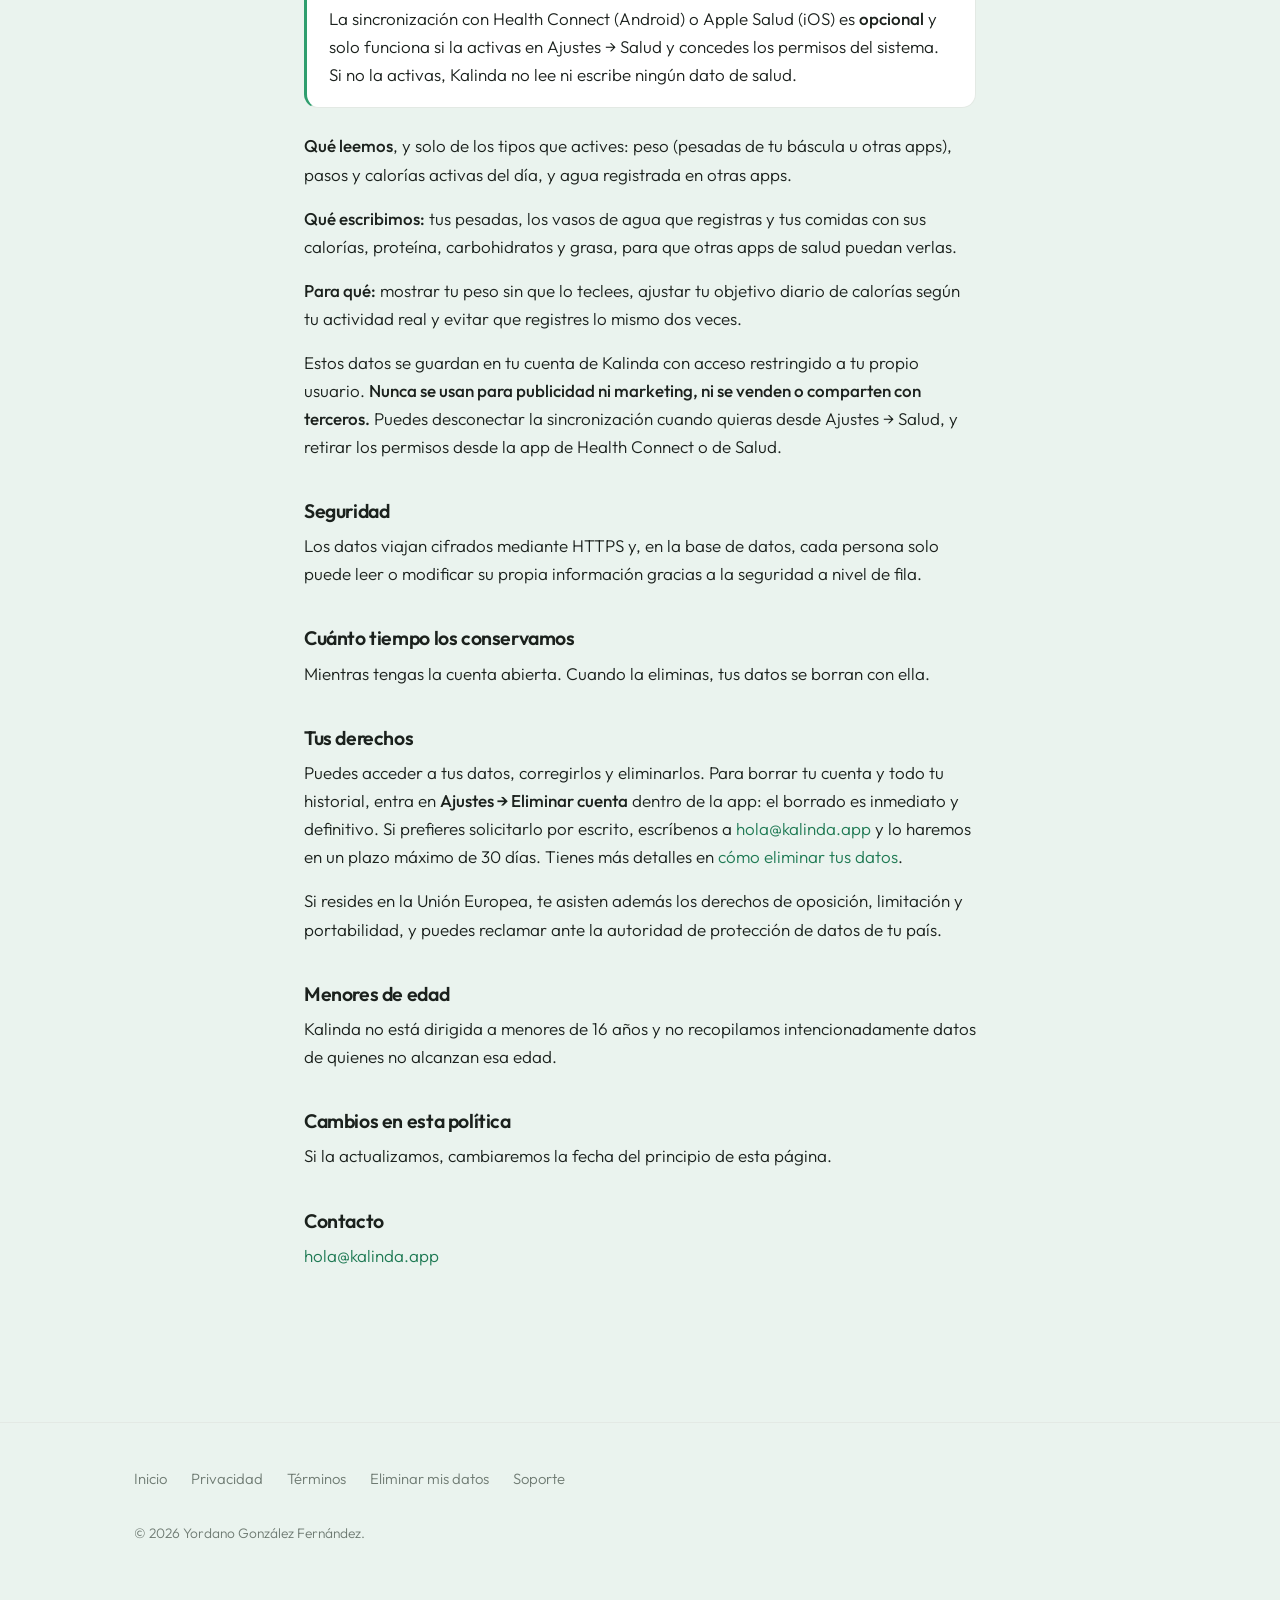
<file: privacidad.html>
<!doctype html>
<html lang="es">
<head>
<meta charset="utf-8">
<meta name="viewport" content="width=device-width, initial-scale=1">
<title>Política de privacidad — Kalinda</title>
<meta name="description" content="Qué datos recopila Kalinda, para qué los usa y qué derechos tienes sobre ellos.">
<link rel="icon" href="assets/favicon.png">
<link rel="canonical" href="https://kalinda.app/privacidad.html">
<link rel="preconnect" href="https://fonts.googleapis.com">
<link rel="preconnect" href="https://fonts.gstatic.com" crossorigin>
<link href="https://fonts.googleapis.com/css2?family=Outfit:wght@300;400;500;600&display=swap" rel="stylesheet">
<link rel="stylesheet" href="styles.css">
</head>
<body>

<header class="site">
  <div class="wrap">
    <a class="brand" href="index.html"><img src="assets/icon.png" alt="">Kalinda</a>
    <span class="spacer"></span>
    <a class="lang" href="en/privacy.html">English</a>
  </div>
</header>

<main class="doc">
  <div class="wrap narrow">

    <h1>Política de privacidad</h1>
    <p class="updated">Última actualización: 23 de agosto de 2026</p>

    <p>Esta política explica qué datos recopila la app Kalinda («la app», «nosotros»), cómo los usamos y qué derechos tienes sobre ellos. Kalinda es una app de seguimiento de calorías, ayuno intermitente, agua y peso, desarrollada de forma independiente.</p>

    <h2>Quién es el responsable</h2>
    <p>Yordano González Fernández. Puedes escribirnos a <a href="mailto:hola@kalinda.app">hola@kalinda.app</a> para cualquier asunto relacionado con tus datos.</p>

    <h2>Qué datos recopilamos</h2>
    <ul>
      <li><strong>Datos de cuenta:</strong> tu correo electrónico y, si entras con Google o Apple, el identificador que esos servicios nos entregan.</li>
      <li><strong>Perfil:</strong> edad, sexo, altura, peso, nivel de actividad y objetivo (bajar, mantener o subir de peso). Los usamos para calcular tus calorías y macros diarios.</li>
      <li><strong>Registros de comida:</strong> nombre, cantidad, calorías y macronutrientes de lo que registras, con su fecha y a qué comida pertenece.</li>
      <li><strong>Fotos de comida:</strong> si usas el reconocimiento por foto, la imagen se envía a nuestro proveedor de inteligencia artificial para estimar los alimentos y sus calorías. La foto no se almacena en nuestros servidores más allá de lo necesario para procesar esa estimación.</li>
      <li><strong>Peso, agua y ayuno:</strong> tus pesadas, los vasos de agua y las ventanas de ayuno que registras.</li>
      <li><strong>Suscripción:</strong> el plan que tienes contratado y si estás en período de prueba.</li>
    </ul>

    <h2>Para qué los usamos</h2>
    <p>Exclusivamente para prestarte el servicio: calcular tus objetivos, estimar comidas por foto, mostrarte tu progreso e historial y enviarte los recordatorios que actives. <strong>No usamos tus datos con fines publicitarios y no los vendemos a nadie.</strong></p>

    <h2>Con quién los compartimos</h2>
    <ul>
      <li><strong>Supabase</strong> aloja la base de datos y gestiona el inicio de sesión en nuestro nombre, bajo las mismas obligaciones de confidencialidad.</li>
      <li><strong>Nuestro proveedor de inteligencia artificial</strong> procesa las fotos de comida que subes, únicamente para devolver la estimación de calorías y macros.</li>
      <li><strong>Google Play y App Store</strong> procesan los pagos si contratas una suscripción. No vemos ni almacenamos tus datos de pago.</li>
      <li><strong>Resend</strong> entrega los correos de la app (confirmación de cuenta y recuperación de contraseña).</li>
    </ul>
    <p>No compartimos tus datos con redes publicitarias ni con servicios de analítica de terceros.</p>

    <h2>Datos de salud (Health Connect y Apple Salud)</h2>
    <div class="callout">
      <p>La sincronización con Health Connect (Android) o Apple Salud (iOS) es <strong>opcional</strong> y solo funciona si la activas en Ajustes → Salud y concedes los permisos del sistema. Si no la activas, Kalinda no lee ni escribe ningún dato de salud.</p>
    </div>
    <p><strong>Qué leemos</strong>, y solo de los tipos que actives: peso (pesadas de tu báscula u otras apps), pasos y calorías activas del día, y agua registrada en otras apps.</p>
    <p><strong>Qué escribimos:</strong> tus pesadas, los vasos de agua que registras y tus comidas con sus calorías, proteína, carbohidratos y grasa, para que otras apps de salud puedan verlas.</p>
    <p><strong>Para qué:</strong> mostrar tu peso sin que lo teclees, ajustar tu objetivo diario de calorías según tu actividad real y evitar que registres lo mismo dos veces.</p>
    <p>Estos datos se guardan en tu cuenta de Kalinda con acceso restringido a tu propio usuario. <strong>Nunca se usan para publicidad ni marketing, ni se venden o comparten con terceros.</strong> Puedes desconectar la sincronización cuando quieras desde Ajustes → Salud, y retirar los permisos desde la app de Health Connect o de Salud.</p>

    <h2>Seguridad</h2>
    <p>Los datos viajan cifrados mediante HTTPS y, en la base de datos, cada persona solo puede leer o modificar su propia información gracias a la seguridad a nivel de fila.</p>

    <h2>Cuánto tiempo los conservamos</h2>
    <p>Mientras tengas la cuenta abierta. Cuando la eliminas, tus datos se borran con ella.</p>

    <h2>Tus derechos</h2>
    <p>Puedes acceder a tus datos, corregirlos y eliminarlos. Para borrar tu cuenta y todo tu historial, entra en <strong>Ajustes → Eliminar cuenta</strong> dentro de la app: el borrado es inmediato y definitivo. Si prefieres solicitarlo por escrito, escríbenos a <a href="mailto:hola@kalinda.app">hola@kalinda.app</a> y lo haremos en un plazo máximo de 30 días. Tienes más detalles en <a href="eliminar-datos.html">cómo eliminar tus datos</a>.</p>
    <p>Si resides en la Unión Europea, te asisten además los derechos de oposición, limitación y portabilidad, y puedes reclamar ante la autoridad de protección de datos de tu país.</p>

    <h2>Menores de edad</h2>
    <p>Kalinda no está dirigida a menores de 16 años y no recopilamos intencionadamente datos de quienes no alcanzan esa edad.</p>

    <h2>Cambios en esta política</h2>
    <p>Si la actualizamos, cambiaremos la fecha del principio de esta página.</p>

    <h2>Contacto</h2>
    <p><a href="mailto:hola@kalinda.app">hola@kalinda.app</a></p>

  </div>
</main>

<footer class="site">
  <div class="wrap">
    <nav>
      <a href="index.html">Inicio</a>
      <a href="privacidad.html">Privacidad</a>
      <a href="terminos.html">Términos</a>
      <a href="eliminar-datos.html">Eliminar mis datos</a>
      <a href="soporte.html">Soporte</a>
    </nav>
    <p class="fine">© 2026 Yordano González Fernández.</p>
  </div>
</footer>

</body>
</html>
</file>
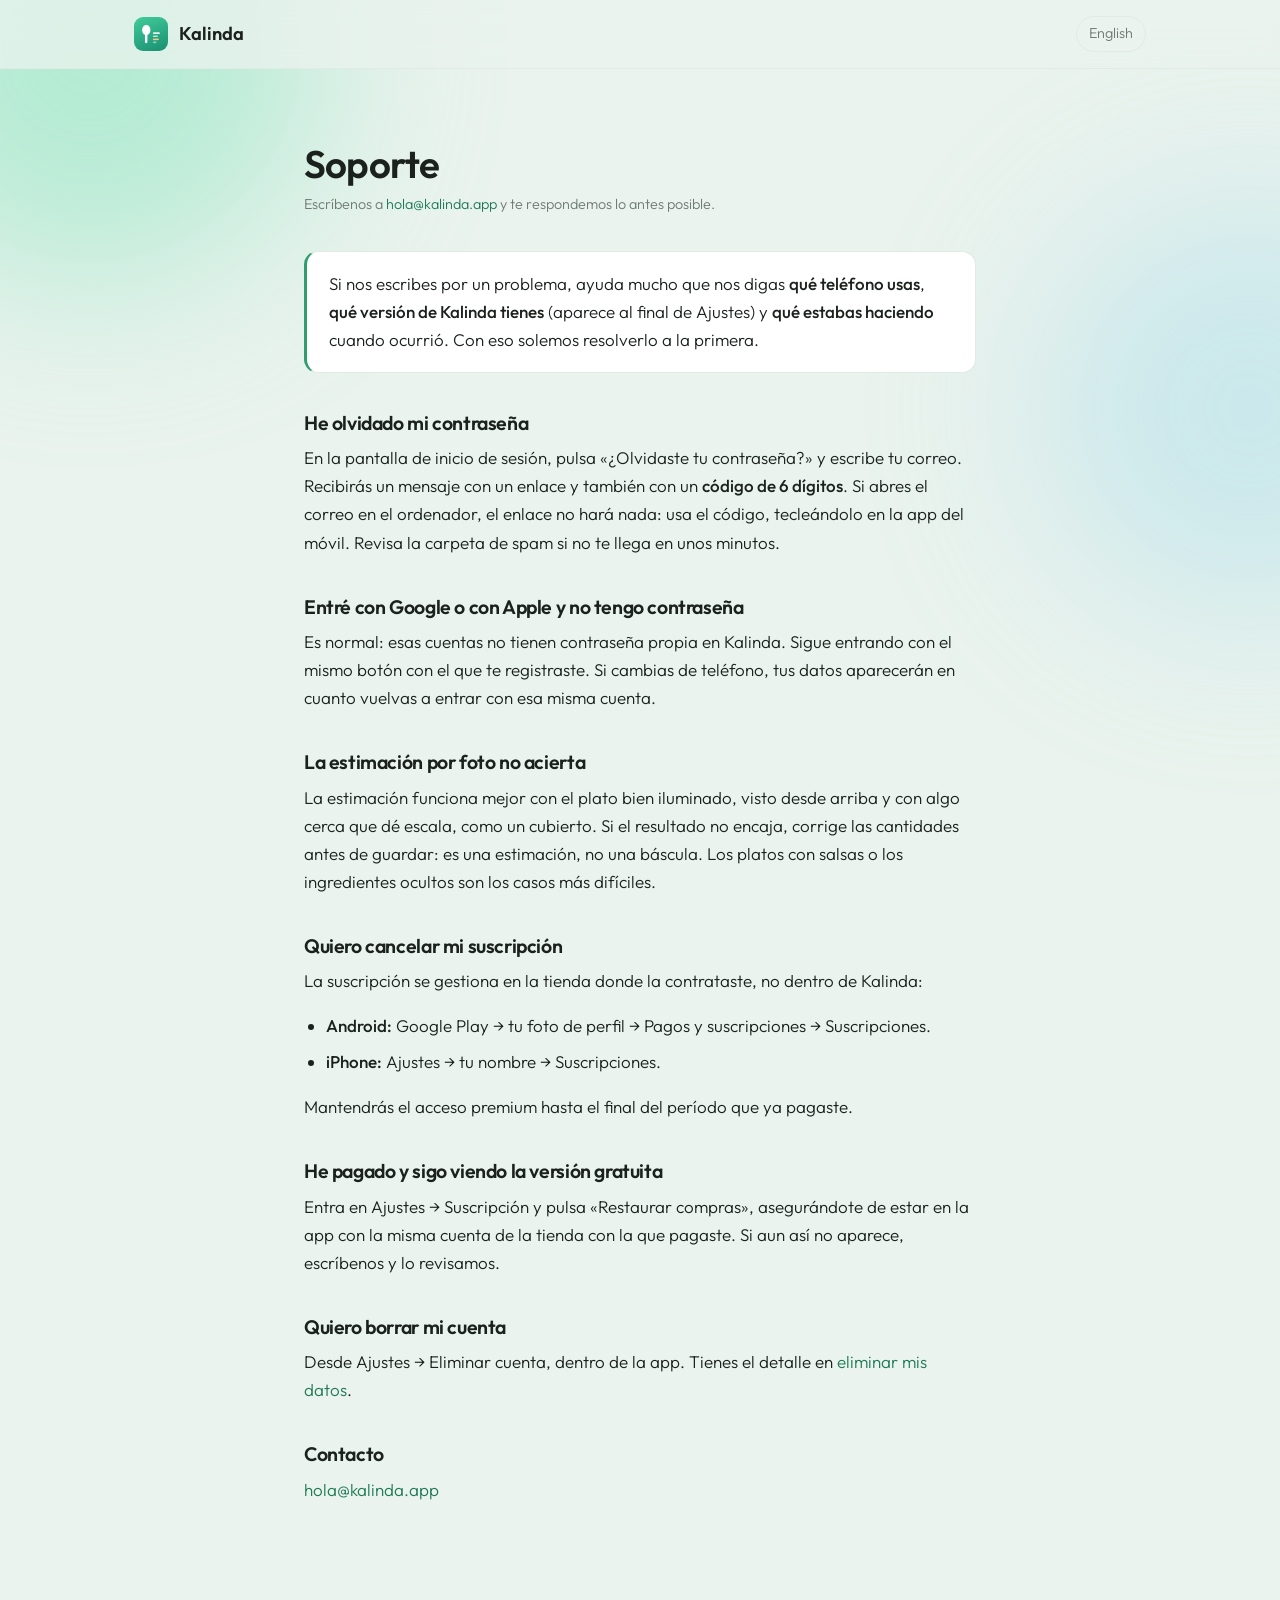
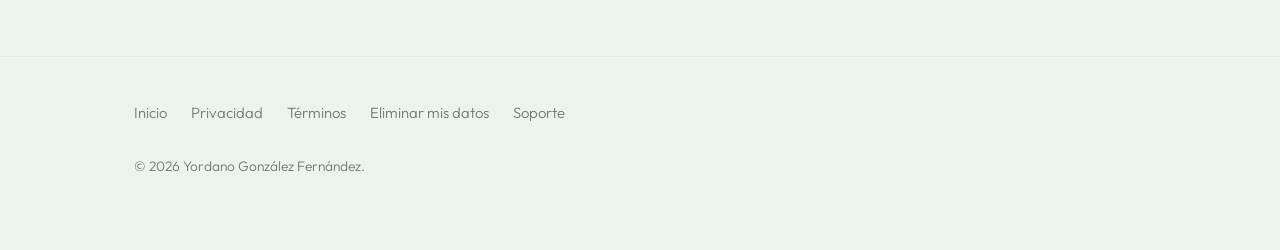
<file: soporte.html>
<!doctype html>
<html lang="es">
<head>
<meta charset="utf-8">
<meta name="viewport" content="width=device-width, initial-scale=1">
<title>Soporte — Kalinda</title>
<meta name="description" content="Ayuda con Kalinda: contraseñas, suscripciones, estimación por foto y contacto.">
<link rel="icon" href="assets/favicon.png">
<link rel="canonical" href="https://kalinda.app/soporte.html">
<link rel="preconnect" href="https://fonts.googleapis.com">
<link rel="preconnect" href="https://fonts.gstatic.com" crossorigin>
<link href="https://fonts.googleapis.com/css2?family=Outfit:wght@300;400;500;600&display=swap" rel="stylesheet">
<link rel="stylesheet" href="styles.css">
</head>
<body>

<header class="site">
  <div class="wrap">
    <a class="brand" href="index.html"><img src="assets/icon.png" alt="">Kalinda</a>
    <span class="spacer"></span>
    <a class="lang" href="en/support.html">English</a>
  </div>
</header>

<main class="doc">
  <div class="wrap narrow">

    <h1>Soporte</h1>
    <p class="updated">Escríbenos a <a href="mailto:hola@kalinda.app">hola@kalinda.app</a> y te respondemos lo antes posible.</p>

    <div class="callout">
      <p>Si nos escribes por un problema, ayuda mucho que nos digas <strong>qué teléfono usas</strong>, <strong>qué versión de Kalinda tienes</strong> (aparece al final de Ajustes) y <strong>qué estabas haciendo</strong> cuando ocurrió. Con eso solemos resolverlo a la primera.</p>
    </div>

    <h2>He olvidado mi contraseña</h2>
    <p>En la pantalla de inicio de sesión, pulsa «¿Olvidaste tu contraseña?» y escribe tu correo. Recibirás un mensaje con un enlace y también con un <strong>código de 6 dígitos</strong>. Si abres el correo en el ordenador, el enlace no hará nada: usa el código, tecleándolo en la app del móvil. Revisa la carpeta de spam si no te llega en unos minutos.</p>

    <h2>Entré con Google o con Apple y no tengo contraseña</h2>
    <p>Es normal: esas cuentas no tienen contraseña propia en Kalinda. Sigue entrando con el mismo botón con el que te registraste. Si cambias de teléfono, tus datos aparecerán en cuanto vuelvas a entrar con esa misma cuenta.</p>

    <h2>La estimación por foto no acierta</h2>
    <p>La estimación funciona mejor con el plato bien iluminado, visto desde arriba y con algo cerca que dé escala, como un cubierto. Si el resultado no encaja, corrige las cantidades antes de guardar: es una estimación, no una báscula. Los platos con salsas o los ingredientes ocultos son los casos más difíciles.</p>

    <h2>Quiero cancelar mi suscripción</h2>
    <p>La suscripción se gestiona en la tienda donde la contrataste, no dentro de Kalinda:</p>
    <ul>
      <li><strong>Android:</strong> Google Play → tu foto de perfil → Pagos y suscripciones → Suscripciones.</li>
      <li><strong>iPhone:</strong> Ajustes → tu nombre → Suscripciones.</li>
    </ul>
    <p>Mantendrás el acceso premium hasta el final del período que ya pagaste.</p>

    <h2>He pagado y sigo viendo la versión gratuita</h2>
    <p>Entra en Ajustes → Suscripción y pulsa «Restaurar compras», asegurándote de estar en la app con la misma cuenta de la tienda con la que pagaste. Si aun así no aparece, escríbenos y lo revisamos.</p>

    <h2>Quiero borrar mi cuenta</h2>
    <p>Desde Ajustes → Eliminar cuenta, dentro de la app. Tienes el detalle en <a href="eliminar-datos.html">eliminar mis datos</a>.</p>

    <h2>Contacto</h2>
    <p><a href="mailto:hola@kalinda.app">hola@kalinda.app</a></p>

  </div>
</main>

<footer class="site">
  <div class="wrap">
    <nav>
      <a href="index.html">Inicio</a>
      <a href="privacidad.html">Privacidad</a>
      <a href="terminos.html">Términos</a>
      <a href="eliminar-datos.html">Eliminar mis datos</a>
      <a href="soporte.html">Soporte</a>
    </nav>
    <p class="fine">© 2026 Yordano González Fernández.</p>
  </div>
</footer>

</body>
</html>
</file>
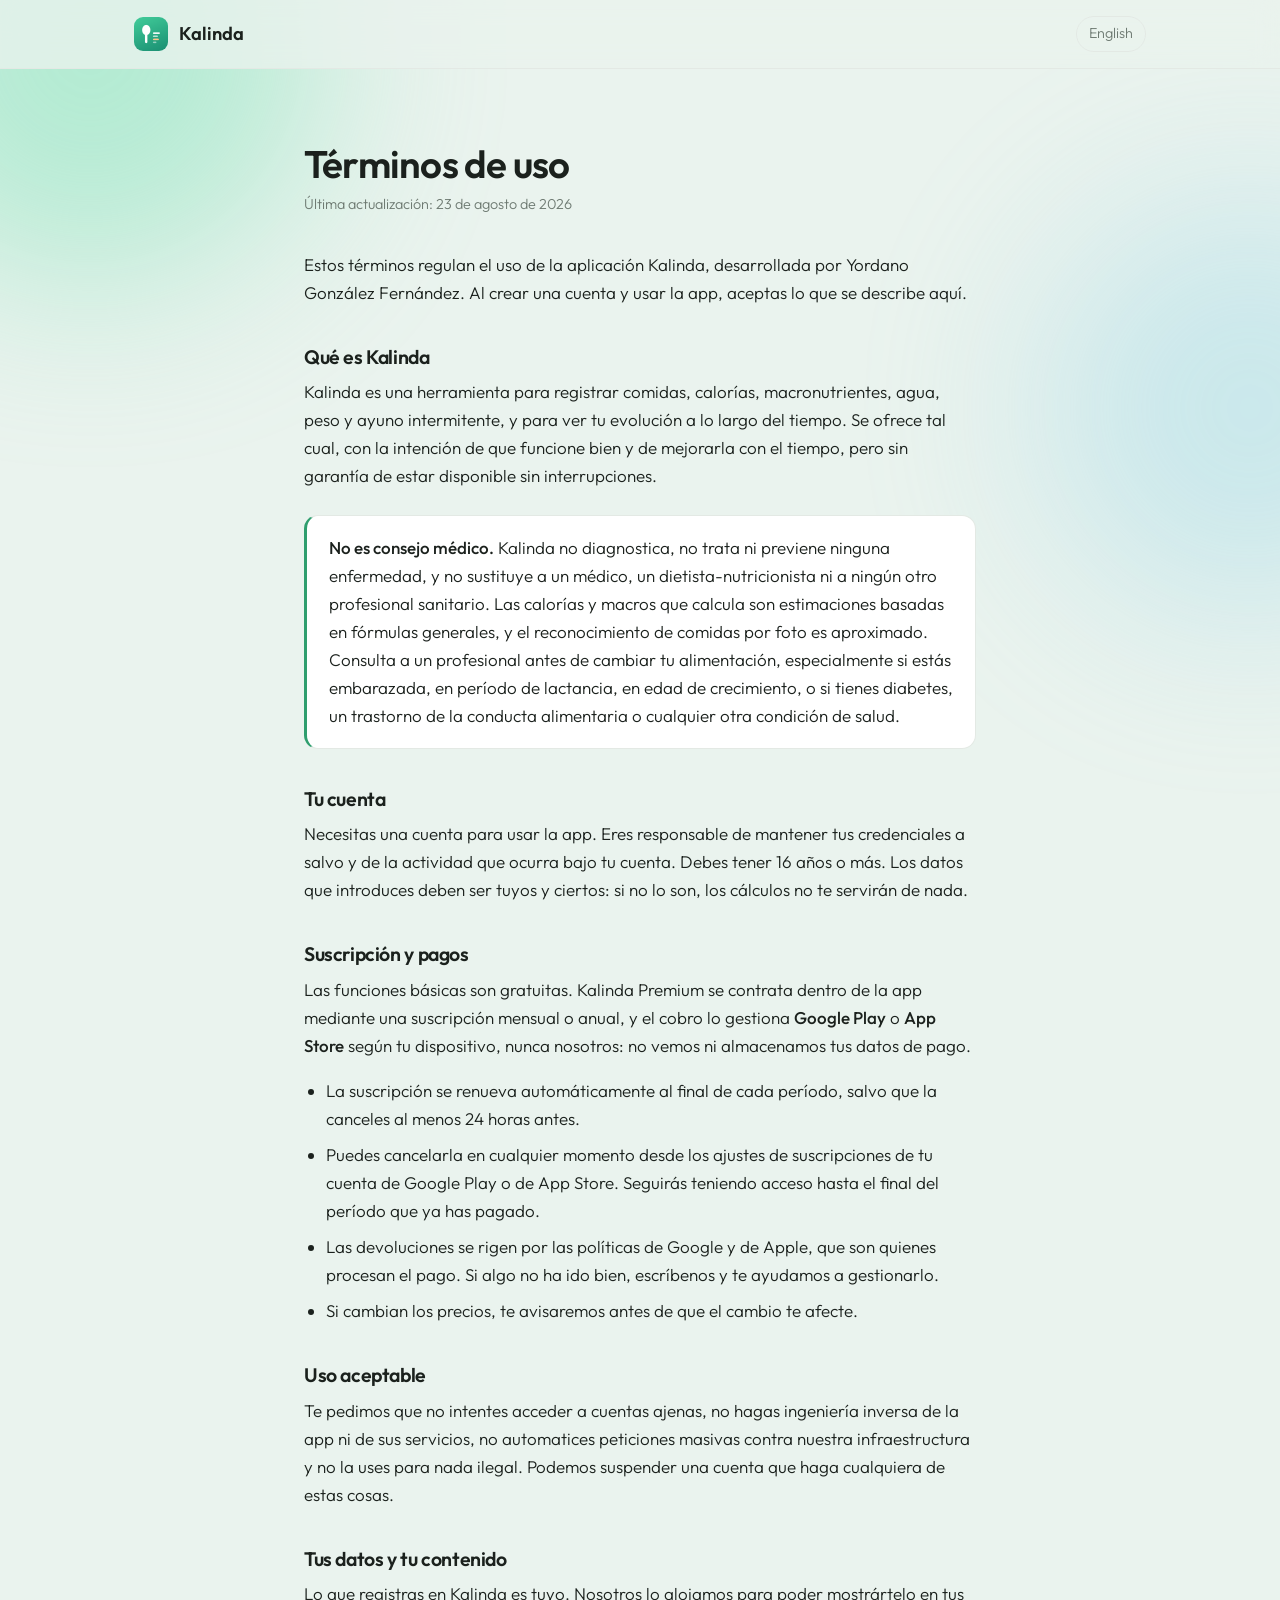
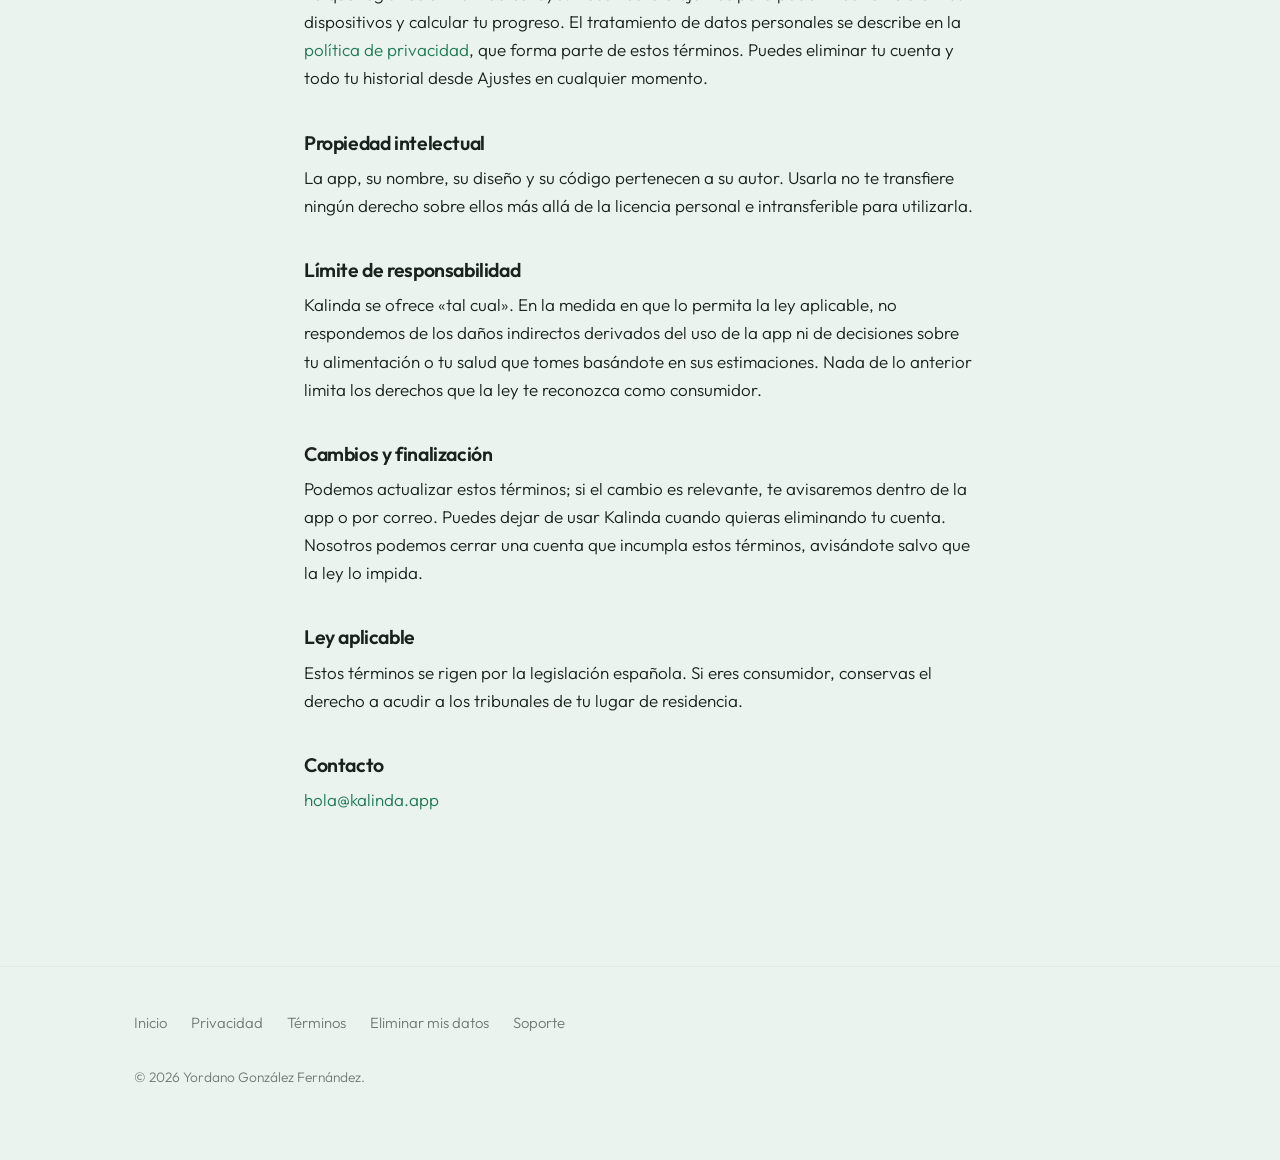
<file: terminos.html>
<!doctype html>
<html lang="es">
<head>
<meta charset="utf-8">
<meta name="viewport" content="width=device-width, initial-scale=1">
<title>Términos de uso — Kalinda</title>
<meta name="description" content="Condiciones de uso de la app Kalinda.">
<link rel="icon" href="assets/favicon.png">
<link rel="canonical" href="https://kalinda.app/terminos.html">
<link rel="preconnect" href="https://fonts.googleapis.com">
<link rel="preconnect" href="https://fonts.gstatic.com" crossorigin>
<link href="https://fonts.googleapis.com/css2?family=Outfit:wght@300;400;500;600&display=swap" rel="stylesheet">
<link rel="stylesheet" href="styles.css">
</head>
<body>

<header class="site">
  <div class="wrap">
    <a class="brand" href="index.html"><img src="assets/icon.png" alt="">Kalinda</a>
    <span class="spacer"></span>
    <a class="lang" href="en/terms.html">English</a>
  </div>
</header>

<main class="doc">
  <div class="wrap narrow">

    <h1>Términos de uso</h1>
    <p class="updated">Última actualización: 23 de agosto de 2026</p>

    <p>Estos términos regulan el uso de la aplicación Kalinda, desarrollada por Yordano González Fernández. Al crear una cuenta y usar la app, aceptas lo que se describe aquí.</p>

    <h2>Qué es Kalinda</h2>
    <p>Kalinda es una herramienta para registrar comidas, calorías, macronutrientes, agua, peso y ayuno intermitente, y para ver tu evolución a lo largo del tiempo. Se ofrece tal cual, con la intención de que funcione bien y de mejorarla con el tiempo, pero sin garantía de estar disponible sin interrupciones.</p>

    <div class="callout">
      <p><strong>No es consejo médico.</strong> Kalinda no diagnostica, no trata ni previene ninguna enfermedad, y no sustituye a un médico, un dietista-nutricionista ni a ningún otro profesional sanitario. Las calorías y macros que calcula son estimaciones basadas en fórmulas generales, y el reconocimiento de comidas por foto es aproximado. Consulta a un profesional antes de cambiar tu alimentación, especialmente si estás embarazada, en período de lactancia, en edad de crecimiento, o si tienes diabetes, un trastorno de la conducta alimentaria o cualquier otra condición de salud.</p>
    </div>

    <h2>Tu cuenta</h2>
    <p>Necesitas una cuenta para usar la app. Eres responsable de mantener tus credenciales a salvo y de la actividad que ocurra bajo tu cuenta. Debes tener 16 años o más. Los datos que introduces deben ser tuyos y ciertos: si no lo son, los cálculos no te servirán de nada.</p>

    <h2>Suscripción y pagos</h2>
    <p>Las funciones básicas son gratuitas. Kalinda Premium se contrata dentro de la app mediante una suscripción mensual o anual, y el cobro lo gestiona <strong>Google Play</strong> o <strong>App Store</strong> según tu dispositivo, nunca nosotros: no vemos ni almacenamos tus datos de pago.</p>
    <ul>
      <li>La suscripción se renueva automáticamente al final de cada período, salvo que la canceles al menos 24 horas antes.</li>
      <li>Puedes cancelarla en cualquier momento desde los ajustes de suscripciones de tu cuenta de Google Play o de App Store. Seguirás teniendo acceso hasta el final del período que ya has pagado.</li>
      <li>Las devoluciones se rigen por las políticas de Google y de Apple, que son quienes procesan el pago. Si algo no ha ido bien, escríbenos y te ayudamos a gestionarlo.</li>
      <li>Si cambian los precios, te avisaremos antes de que el cambio te afecte.</li>
    </ul>

    <h2>Uso aceptable</h2>
    <p>Te pedimos que no intentes acceder a cuentas ajenas, no hagas ingeniería inversa de la app ni de sus servicios, no automatices peticiones masivas contra nuestra infraestructura y no la uses para nada ilegal. Podemos suspender una cuenta que haga cualquiera de estas cosas.</p>

    <h2>Tus datos y tu contenido</h2>
    <p>Lo que registras en Kalinda es tuyo. Nosotros lo alojamos para poder mostrártelo en tus dispositivos y calcular tu progreso. El tratamiento de datos personales se describe en la <a href="privacidad.html">política de privacidad</a>, que forma parte de estos términos. Puedes eliminar tu cuenta y todo tu historial desde Ajustes en cualquier momento.</p>

    <h2>Propiedad intelectual</h2>
    <p>La app, su nombre, su diseño y su código pertenecen a su autor. Usarla no te transfiere ningún derecho sobre ellos más allá de la licencia personal e intransferible para utilizarla.</p>

    <h2>Límite de responsabilidad</h2>
    <p>Kalinda se ofrece «tal cual». En la medida en que lo permita la ley aplicable, no respondemos de los daños indirectos derivados del uso de la app ni de decisiones sobre tu alimentación o tu salud que tomes basándote en sus estimaciones. Nada de lo anterior limita los derechos que la ley te reconozca como consumidor.</p>

    <h2>Cambios y finalización</h2>
    <p>Podemos actualizar estos términos; si el cambio es relevante, te avisaremos dentro de la app o por correo. Puedes dejar de usar Kalinda cuando quieras eliminando tu cuenta. Nosotros podemos cerrar una cuenta que incumpla estos términos, avisándote salvo que la ley lo impida.</p>

    <h2>Ley aplicable</h2>
    <p>Estos términos se rigen por la legislación española. Si eres consumidor, conservas el derecho a acudir a los tribunales de tu lugar de residencia.</p>

    <h2>Contacto</h2>
    <p><a href="mailto:hola@kalinda.app">hola@kalinda.app</a></p>

  </div>
</main>

<footer class="site">
  <div class="wrap">
    <nav>
      <a href="index.html">Inicio</a>
      <a href="privacidad.html">Privacidad</a>
      <a href="terminos.html">Términos</a>
      <a href="eliminar-datos.html">Eliminar mis datos</a>
      <a href="soporte.html">Soporte</a>
    </nav>
    <p class="fine">© 2026 Yordano González Fernández.</p>
  </div>
</footer>

</body>
</html>
</file>
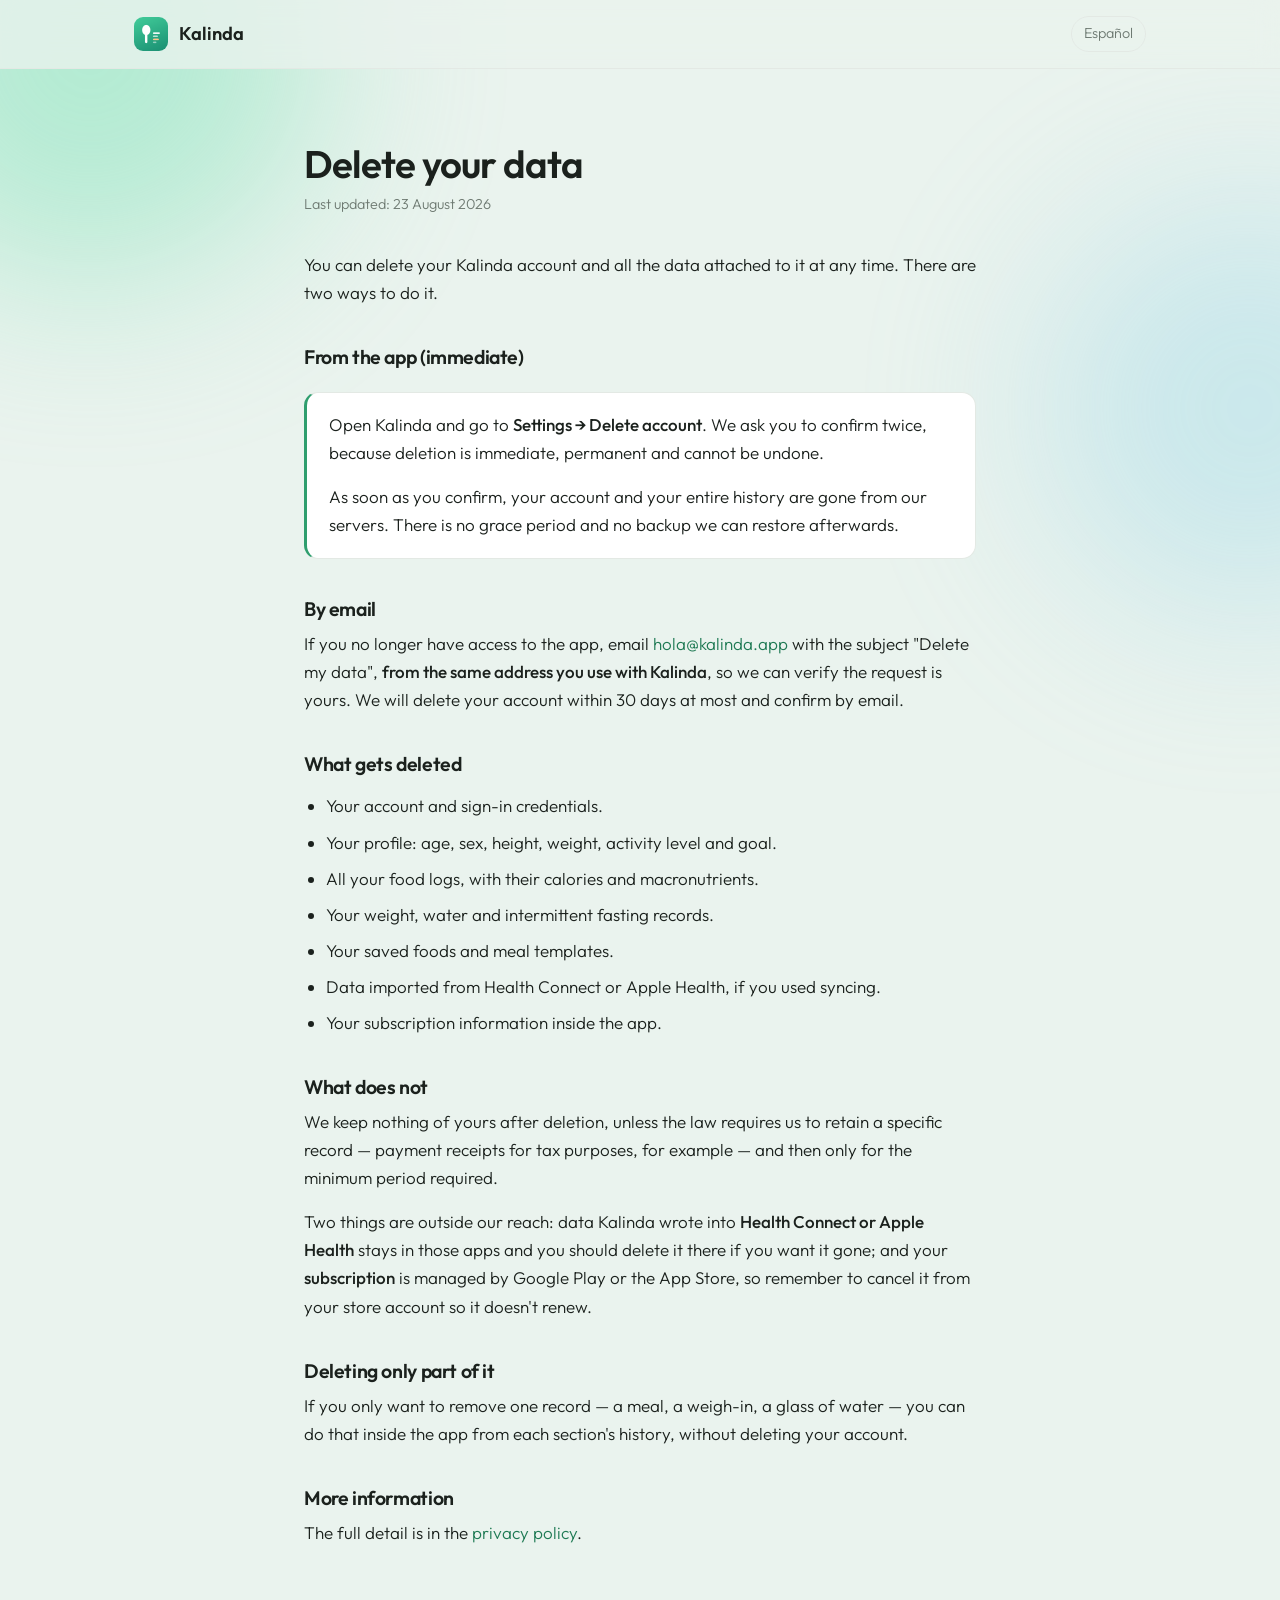
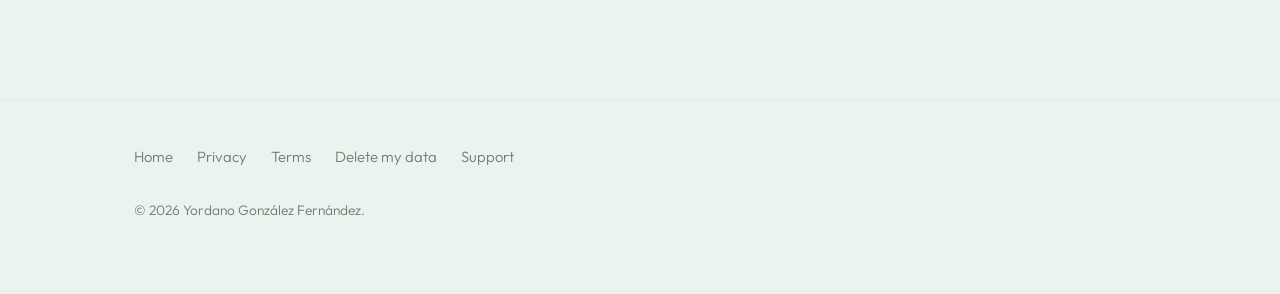
<file: en/delete-data.html>
<!doctype html>
<html lang="en">
<head>
<meta charset="utf-8">
<meta name="viewport" content="width=device-width, initial-scale=1">
<title>Delete my data — Kalinda</title>
<meta name="description" content="How to delete your Kalinda account and all your data.">
<link rel="icon" href="../assets/favicon.png">
<link rel="canonical" href="https://kalinda.app/en/delete-data.html">
<link rel="preconnect" href="https://fonts.googleapis.com">
<link rel="preconnect" href="https://fonts.gstatic.com" crossorigin>
<link href="https://fonts.googleapis.com/css2?family=Outfit:wght@300;400;500;600&display=swap" rel="stylesheet">
<link rel="stylesheet" href="../styles.css">
</head>
<body>

<header class="site">
  <div class="wrap">
    <a class="brand" href="index.html"><img src="../assets/icon.png" alt="">Kalinda</a>
    <span class="spacer"></span>
    <a class="lang" href="../eliminar-datos.html">Español</a>
  </div>
</header>

<main class="doc">
  <div class="wrap narrow">

    <h1>Delete your data</h1>
    <p class="updated">Last updated: 23 August 2026</p>

    <p>You can delete your Kalinda account and all the data attached to it at any time. There are two ways to do it.</p>

    <h2>From the app (immediate)</h2>
    <div class="callout">
      <p>Open Kalinda and go to <strong>Settings → Delete account</strong>. We ask you to confirm twice, because deletion is immediate, permanent and cannot be undone.</p>
      <p style="margin-top:12px;">As soon as you confirm, your account and your entire history are gone from our servers. There is no grace period and no backup we can restore afterwards.</p>
    </div>

    <h2>By email</h2>
    <p>If you no longer have access to the app, email <a href="mailto:hola@kalinda.app?subject=Delete%20my%20Kalinda%20data">hola@kalinda.app</a> with the subject "Delete my data", <strong>from the same address you use with Kalinda</strong>, so we can verify the request is yours. We will delete your account within 30 days at most and confirm by email.</p>

    <h2>What gets deleted</h2>
    <ul>
      <li>Your account and sign-in credentials.</li>
      <li>Your profile: age, sex, height, weight, activity level and goal.</li>
      <li>All your food logs, with their calories and macronutrients.</li>
      <li>Your weight, water and intermittent fasting records.</li>
      <li>Your saved foods and meal templates.</li>
      <li>Data imported from Health Connect or Apple Health, if you used syncing.</li>
      <li>Your subscription information inside the app.</li>
    </ul>

    <h2>What does not</h2>
    <p>We keep nothing of yours after deletion, unless the law requires us to retain a specific record — payment receipts for tax purposes, for example — and then only for the minimum period required.</p>
    <p>Two things are outside our reach: data Kalinda wrote into <strong>Health Connect or Apple Health</strong> stays in those apps and you should delete it there if you want it gone; and your <strong>subscription</strong> is managed by Google Play or the App Store, so remember to cancel it from your store account so it doesn't renew.</p>

    <h2>Deleting only part of it</h2>
    <p>If you only want to remove one record — a meal, a weigh-in, a glass of water — you can do that inside the app from each section's history, without deleting your account.</p>

    <h2>More information</h2>
    <p>The full detail is in the <a href="privacy.html">privacy policy</a>.</p>

  </div>
</main>

<footer class="site">
  <div class="wrap">
    <nav>
      <a href="index.html">Home</a>
      <a href="privacy.html">Privacy</a>
      <a href="terms.html">Terms</a>
      <a href="delete-data.html">Delete my data</a>
      <a href="support.html">Support</a>
    </nav>
    <p class="fine">© 2026 Yordano González Fernández.</p>
  </div>
</footer>

</body>
</html>
</file>
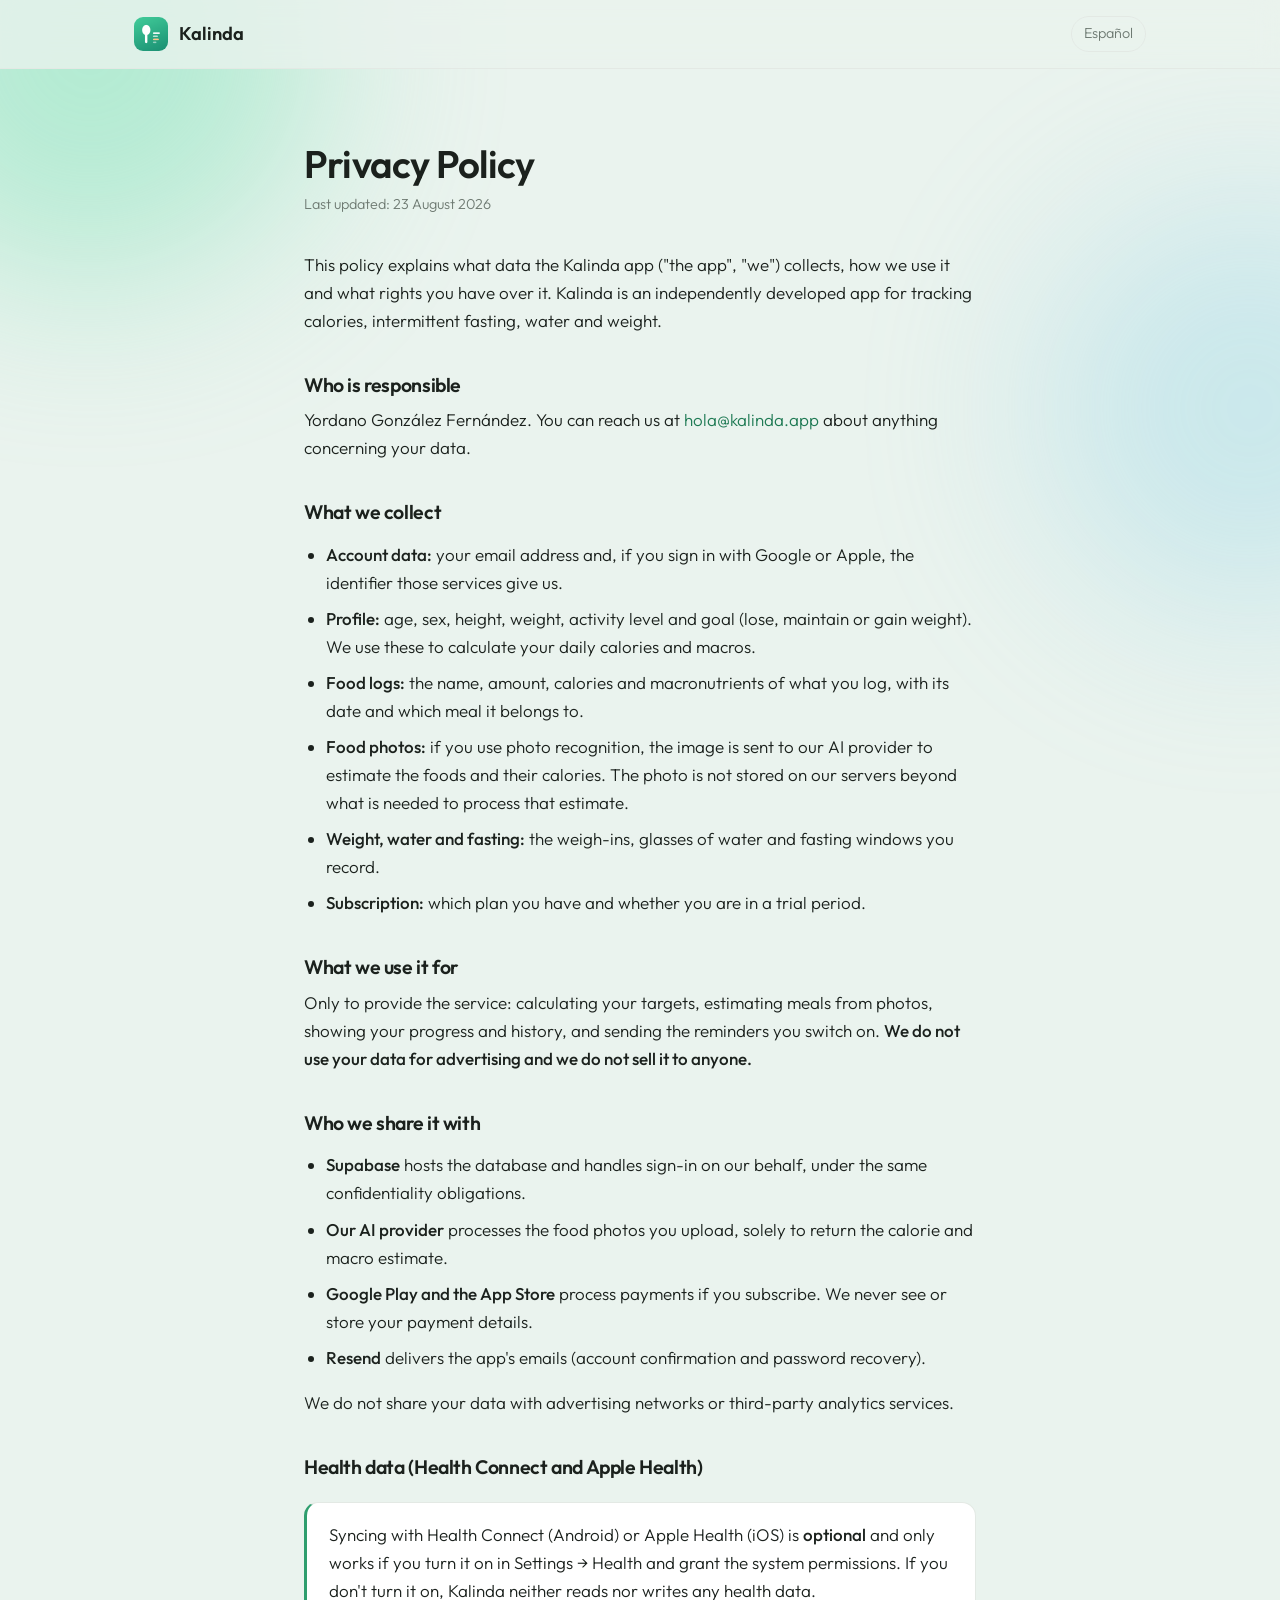
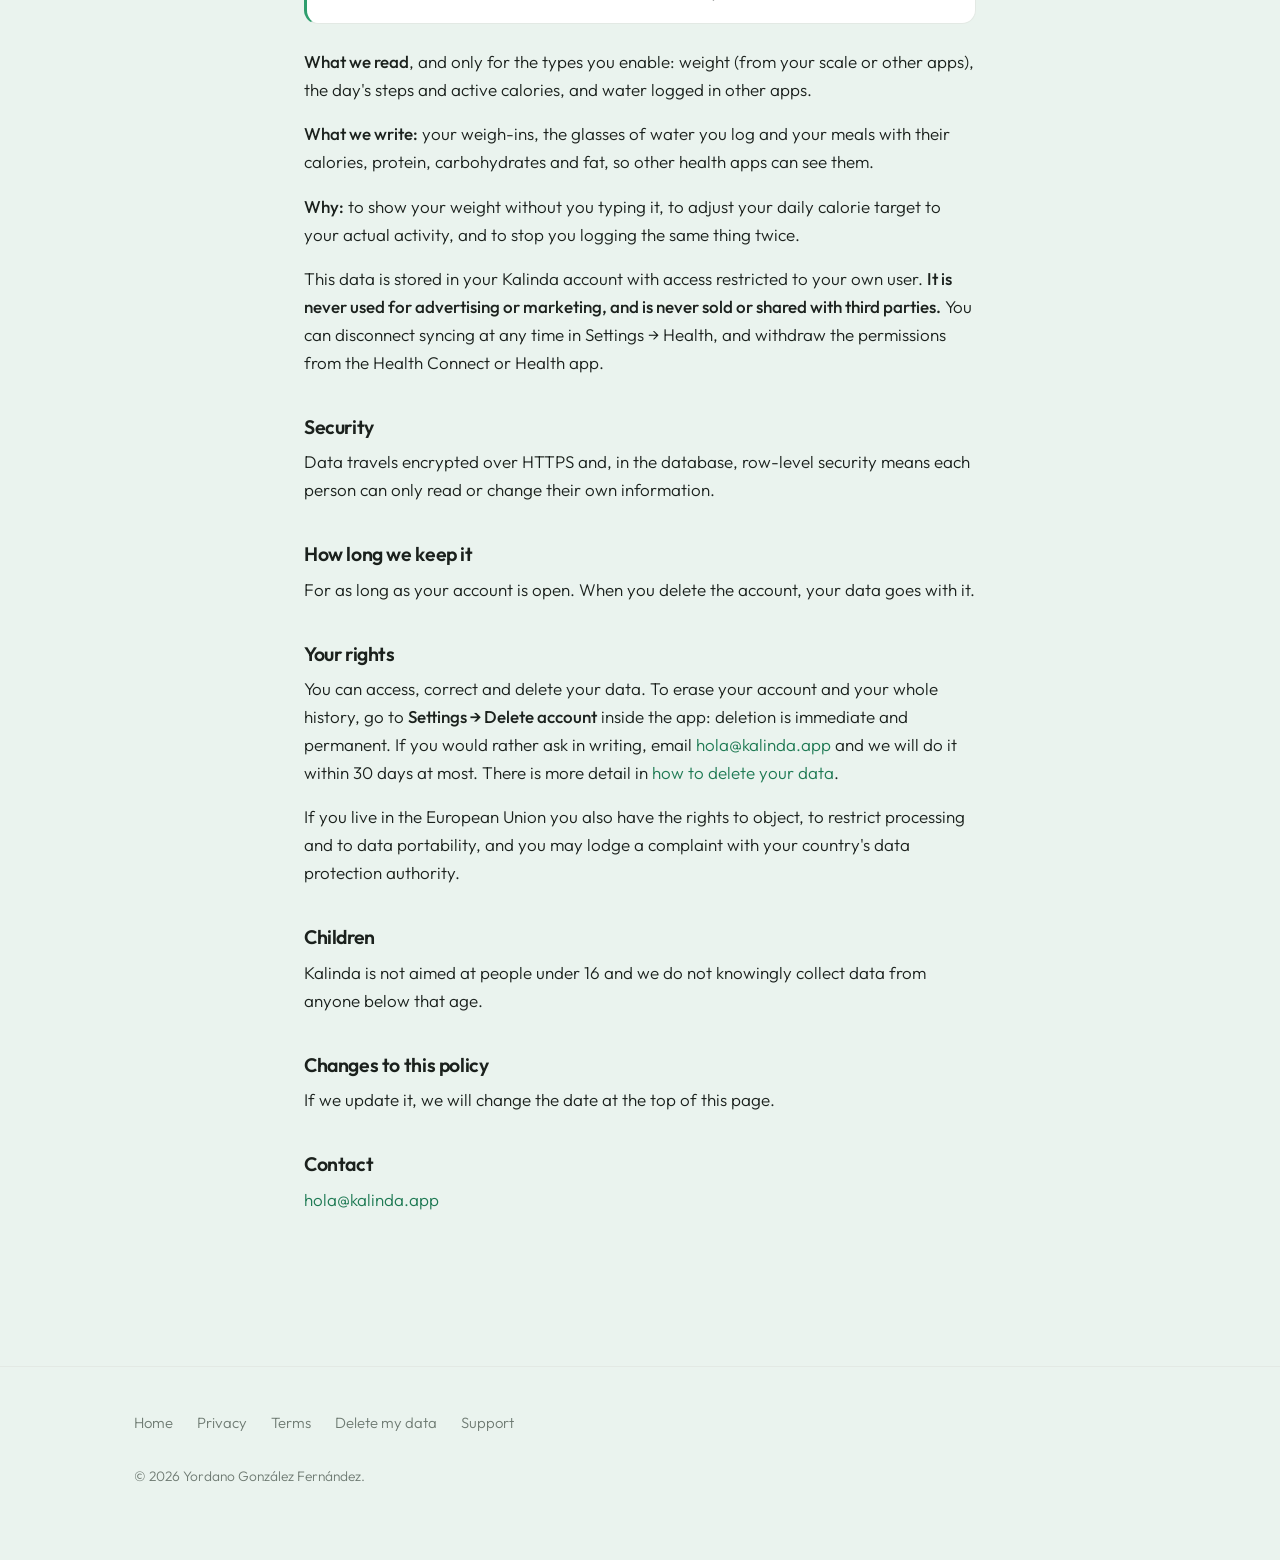
<file: en/privacy.html>
<!doctype html>
<html lang="en">
<head>
<meta charset="utf-8">
<meta name="viewport" content="width=device-width, initial-scale=1">
<title>Privacy Policy — Kalinda</title>
<meta name="description" content="What data Kalinda collects, what it is used for, and your rights over it.">
<link rel="icon" href="../assets/favicon.png">
<link rel="canonical" href="https://kalinda.app/en/privacy.html">
<link rel="preconnect" href="https://fonts.googleapis.com">
<link rel="preconnect" href="https://fonts.gstatic.com" crossorigin>
<link href="https://fonts.googleapis.com/css2?family=Outfit:wght@300;400;500;600&display=swap" rel="stylesheet">
<link rel="stylesheet" href="../styles.css">
</head>
<body>

<header class="site">
  <div class="wrap">
    <a class="brand" href="index.html"><img src="../assets/icon.png" alt="">Kalinda</a>
    <span class="spacer"></span>
    <a class="lang" href="../privacidad.html">Español</a>
  </div>
</header>

<main class="doc">
  <div class="wrap narrow">

    <h1>Privacy Policy</h1>
    <p class="updated">Last updated: 23 August 2026</p>

    <p>This policy explains what data the Kalinda app ("the app", "we") collects, how we use it and what rights you have over it. Kalinda is an independently developed app for tracking calories, intermittent fasting, water and weight.</p>

    <h2>Who is responsible</h2>
    <p>Yordano González Fernández. You can reach us at <a href="mailto:hola@kalinda.app">hola@kalinda.app</a> about anything concerning your data.</p>

    <h2>What we collect</h2>
    <ul>
      <li><strong>Account data:</strong> your email address and, if you sign in with Google or Apple, the identifier those services give us.</li>
      <li><strong>Profile:</strong> age, sex, height, weight, activity level and goal (lose, maintain or gain weight). We use these to calculate your daily calories and macros.</li>
      <li><strong>Food logs:</strong> the name, amount, calories and macronutrients of what you log, with its date and which meal it belongs to.</li>
      <li><strong>Food photos:</strong> if you use photo recognition, the image is sent to our AI provider to estimate the foods and their calories. The photo is not stored on our servers beyond what is needed to process that estimate.</li>
      <li><strong>Weight, water and fasting:</strong> the weigh-ins, glasses of water and fasting windows you record.</li>
      <li><strong>Subscription:</strong> which plan you have and whether you are in a trial period.</li>
    </ul>

    <h2>What we use it for</h2>
    <p>Only to provide the service: calculating your targets, estimating meals from photos, showing your progress and history, and sending the reminders you switch on. <strong>We do not use your data for advertising and we do not sell it to anyone.</strong></p>

    <h2>Who we share it with</h2>
    <ul>
      <li><strong>Supabase</strong> hosts the database and handles sign-in on our behalf, under the same confidentiality obligations.</li>
      <li><strong>Our AI provider</strong> processes the food photos you upload, solely to return the calorie and macro estimate.</li>
      <li><strong>Google Play and the App Store</strong> process payments if you subscribe. We never see or store your payment details.</li>
      <li><strong>Resend</strong> delivers the app's emails (account confirmation and password recovery).</li>
    </ul>
    <p>We do not share your data with advertising networks or third-party analytics services.</p>

    <h2>Health data (Health Connect and Apple Health)</h2>
    <div class="callout">
      <p>Syncing with Health Connect (Android) or Apple Health (iOS) is <strong>optional</strong> and only works if you turn it on in Settings → Health and grant the system permissions. If you don't turn it on, Kalinda neither reads nor writes any health data.</p>
    </div>
    <p><strong>What we read</strong>, and only for the types you enable: weight (from your scale or other apps), the day's steps and active calories, and water logged in other apps.</p>
    <p><strong>What we write:</strong> your weigh-ins, the glasses of water you log and your meals with their calories, protein, carbohydrates and fat, so other health apps can see them.</p>
    <p><strong>Why:</strong> to show your weight without you typing it, to adjust your daily calorie target to your actual activity, and to stop you logging the same thing twice.</p>
    <p>This data is stored in your Kalinda account with access restricted to your own user. <strong>It is never used for advertising or marketing, and is never sold or shared with third parties.</strong> You can disconnect syncing at any time in Settings → Health, and withdraw the permissions from the Health Connect or Health app.</p>

    <h2>Security</h2>
    <p>Data travels encrypted over HTTPS and, in the database, row-level security means each person can only read or change their own information.</p>

    <h2>How long we keep it</h2>
    <p>For as long as your account is open. When you delete the account, your data goes with it.</p>

    <h2>Your rights</h2>
    <p>You can access, correct and delete your data. To erase your account and your whole history, go to <strong>Settings → Delete account</strong> inside the app: deletion is immediate and permanent. If you would rather ask in writing, email <a href="mailto:hola@kalinda.app">hola@kalinda.app</a> and we will do it within 30 days at most. There is more detail in <a href="delete-data.html">how to delete your data</a>.</p>
    <p>If you live in the European Union you also have the rights to object, to restrict processing and to data portability, and you may lodge a complaint with your country's data protection authority.</p>

    <h2>Children</h2>
    <p>Kalinda is not aimed at people under 16 and we do not knowingly collect data from anyone below that age.</p>

    <h2>Changes to this policy</h2>
    <p>If we update it, we will change the date at the top of this page.</p>

    <h2>Contact</h2>
    <p><a href="mailto:hola@kalinda.app">hola@kalinda.app</a></p>

  </div>
</main>

<footer class="site">
  <div class="wrap">
    <nav>
      <a href="index.html">Home</a>
      <a href="privacy.html">Privacy</a>
      <a href="terms.html">Terms</a>
      <a href="delete-data.html">Delete my data</a>
      <a href="support.html">Support</a>
    </nav>
    <p class="fine">© 2026 Yordano González Fernández.</p>
  </div>
</footer>

</body>
</html>
</file>
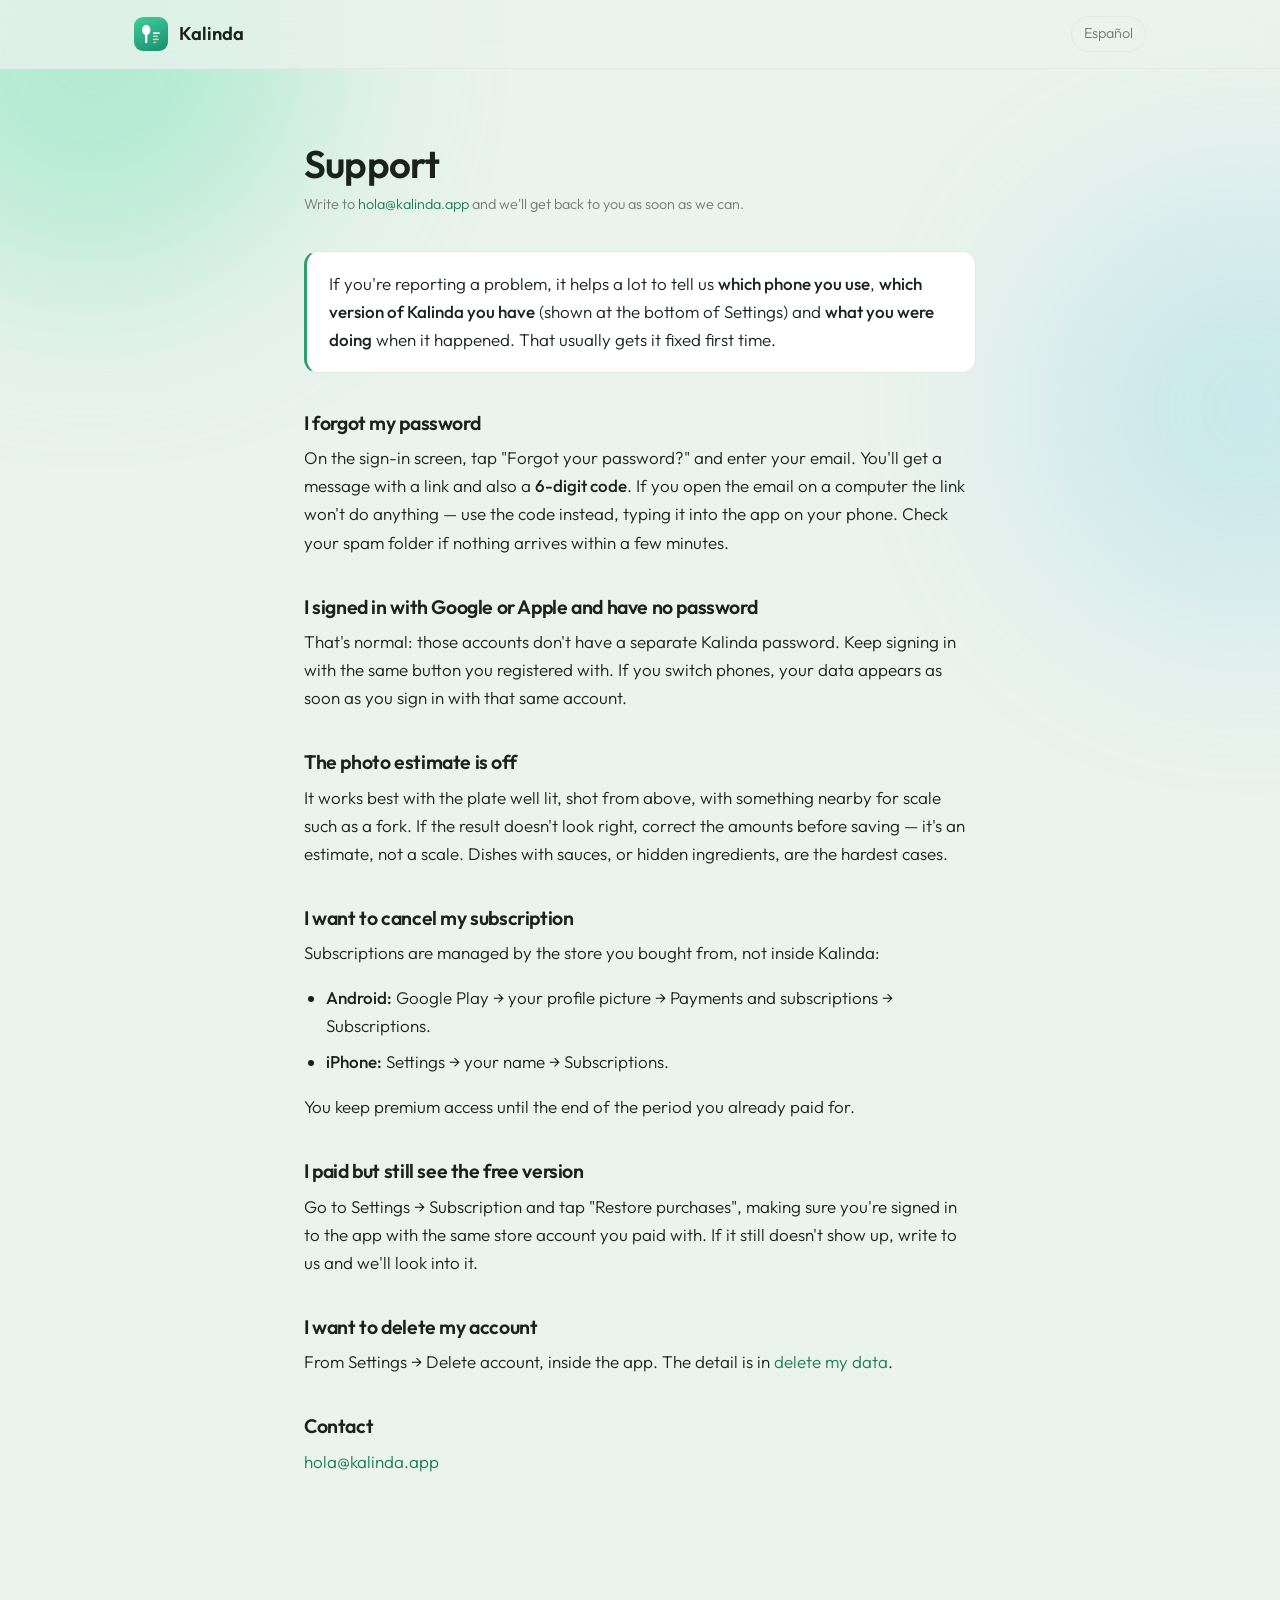
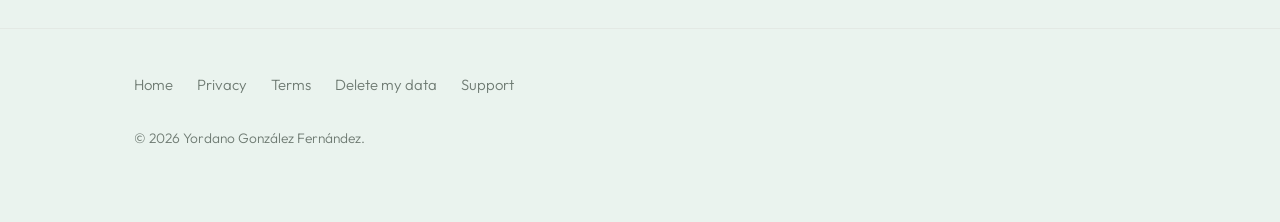
<file: en/support.html>
<!doctype html>
<html lang="en">
<head>
<meta charset="utf-8">
<meta name="viewport" content="width=device-width, initial-scale=1">
<title>Support — Kalinda</title>
<meta name="description" content="Help with Kalinda: passwords, subscriptions, photo estimates and how to reach us.">
<link rel="icon" href="../assets/favicon.png">
<link rel="canonical" href="https://kalinda.app/en/support.html">
<link rel="preconnect" href="https://fonts.googleapis.com">
<link rel="preconnect" href="https://fonts.gstatic.com" crossorigin>
<link href="https://fonts.googleapis.com/css2?family=Outfit:wght@300;400;500;600&display=swap" rel="stylesheet">
<link rel="stylesheet" href="../styles.css">
</head>
<body>

<header class="site">
  <div class="wrap">
    <a class="brand" href="index.html"><img src="../assets/icon.png" alt="">Kalinda</a>
    <span class="spacer"></span>
    <a class="lang" href="../soporte.html">Español</a>
  </div>
</header>

<main class="doc">
  <div class="wrap narrow">

    <h1>Support</h1>
    <p class="updated">Write to <a href="mailto:hola@kalinda.app">hola@kalinda.app</a> and we'll get back to you as soon as we can.</p>

    <div class="callout">
      <p>If you're reporting a problem, it helps a lot to tell us <strong>which phone you use</strong>, <strong>which version of Kalinda you have</strong> (shown at the bottom of Settings) and <strong>what you were doing</strong> when it happened. That usually gets it fixed first time.</p>
    </div>

    <h2>I forgot my password</h2>
    <p>On the sign-in screen, tap "Forgot your password?" and enter your email. You'll get a message with a link and also a <strong>6-digit code</strong>. If you open the email on a computer the link won't do anything — use the code instead, typing it into the app on your phone. Check your spam folder if nothing arrives within a few minutes.</p>

    <h2>I signed in with Google or Apple and have no password</h2>
    <p>That's normal: those accounts don't have a separate Kalinda password. Keep signing in with the same button you registered with. If you switch phones, your data appears as soon as you sign in with that same account.</p>

    <h2>The photo estimate is off</h2>
    <p>It works best with the plate well lit, shot from above, with something nearby for scale such as a fork. If the result doesn't look right, correct the amounts before saving — it's an estimate, not a scale. Dishes with sauces, or hidden ingredients, are the hardest cases.</p>

    <h2>I want to cancel my subscription</h2>
    <p>Subscriptions are managed by the store you bought from, not inside Kalinda:</p>
    <ul>
      <li><strong>Android:</strong> Google Play → your profile picture → Payments and subscriptions → Subscriptions.</li>
      <li><strong>iPhone:</strong> Settings → your name → Subscriptions.</li>
    </ul>
    <p>You keep premium access until the end of the period you already paid for.</p>

    <h2>I paid but still see the free version</h2>
    <p>Go to Settings → Subscription and tap "Restore purchases", making sure you're signed in to the app with the same store account you paid with. If it still doesn't show up, write to us and we'll look into it.</p>

    <h2>I want to delete my account</h2>
    <p>From Settings → Delete account, inside the app. The detail is in <a href="delete-data.html">delete my data</a>.</p>

    <h2>Contact</h2>
    <p><a href="mailto:hola@kalinda.app">hola@kalinda.app</a></p>

  </div>
</main>

<footer class="site">
  <div class="wrap">
    <nav>
      <a href="index.html">Home</a>
      <a href="privacy.html">Privacy</a>
      <a href="terms.html">Terms</a>
      <a href="delete-data.html">Delete my data</a>
      <a href="support.html">Support</a>
    </nav>
    <p class="fine">© 2026 Yordano González Fernández.</p>
  </div>
</footer>

</body>
</html>
</file>
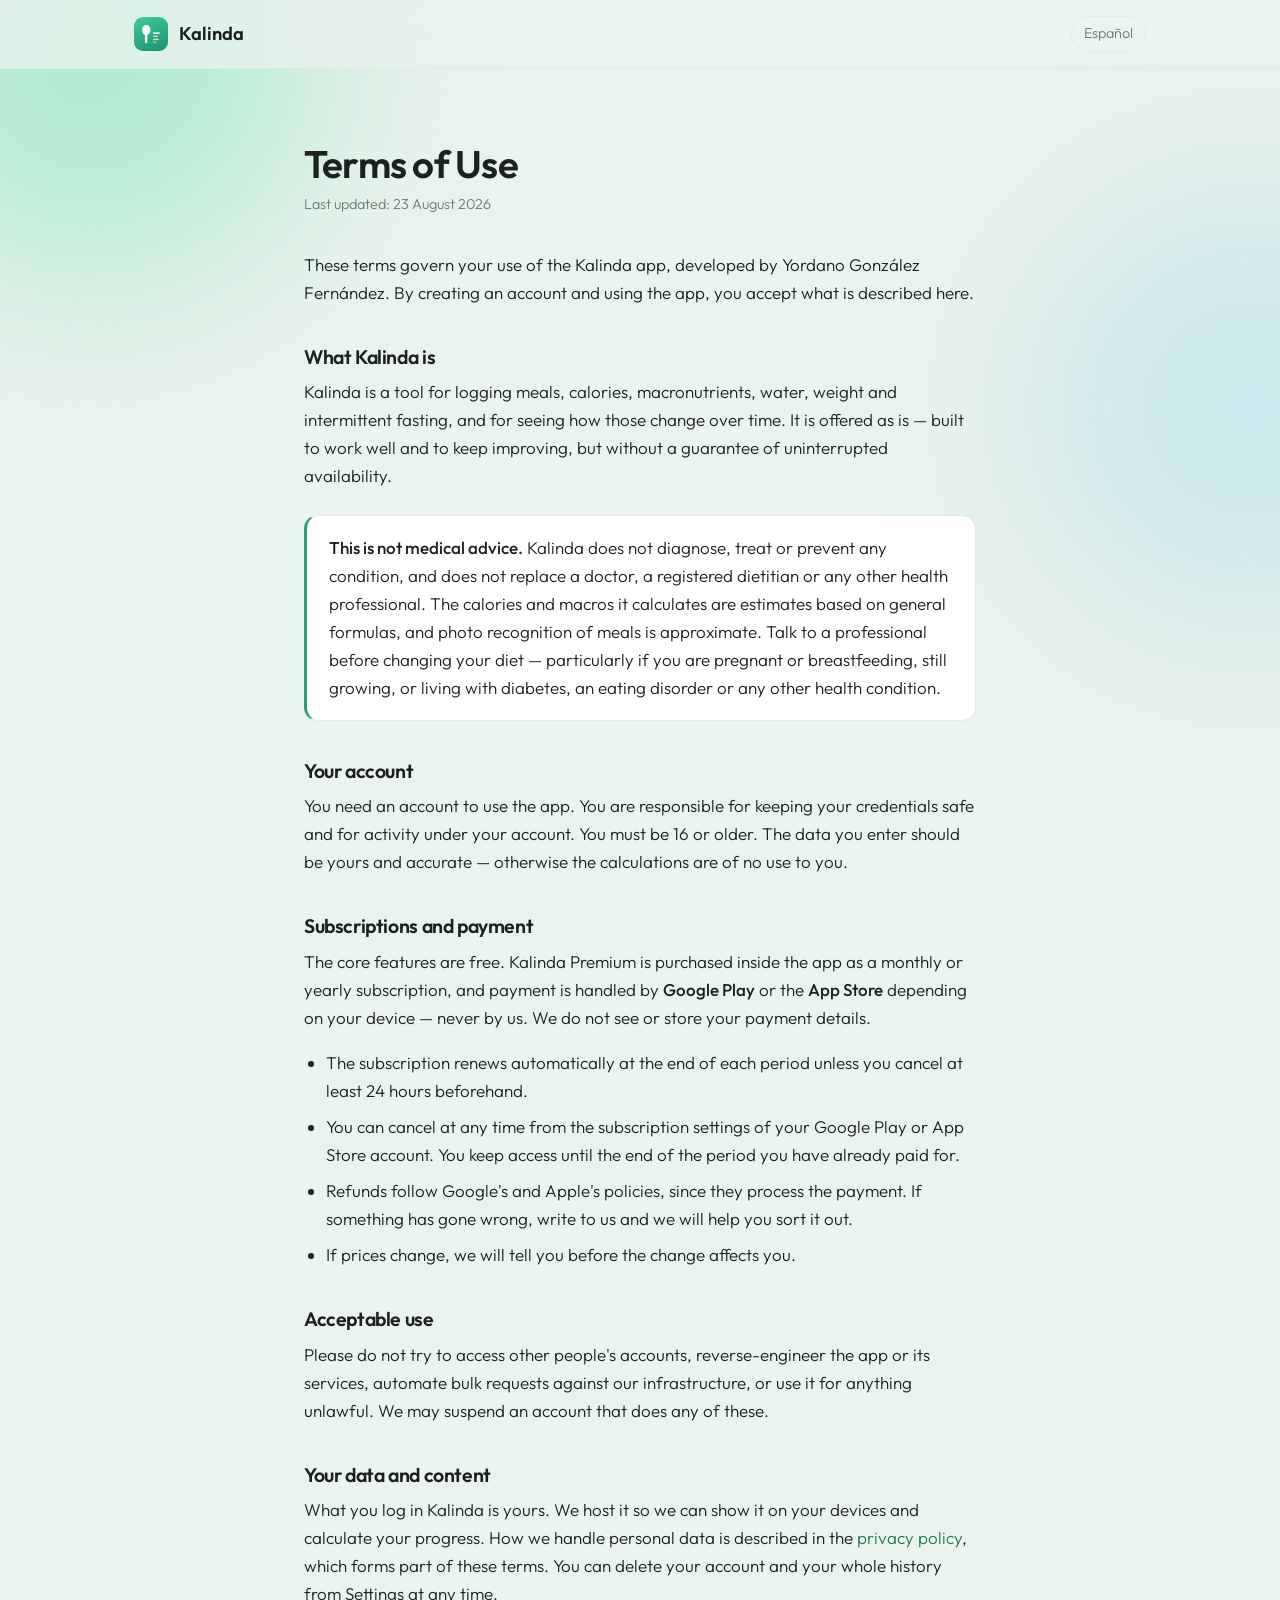
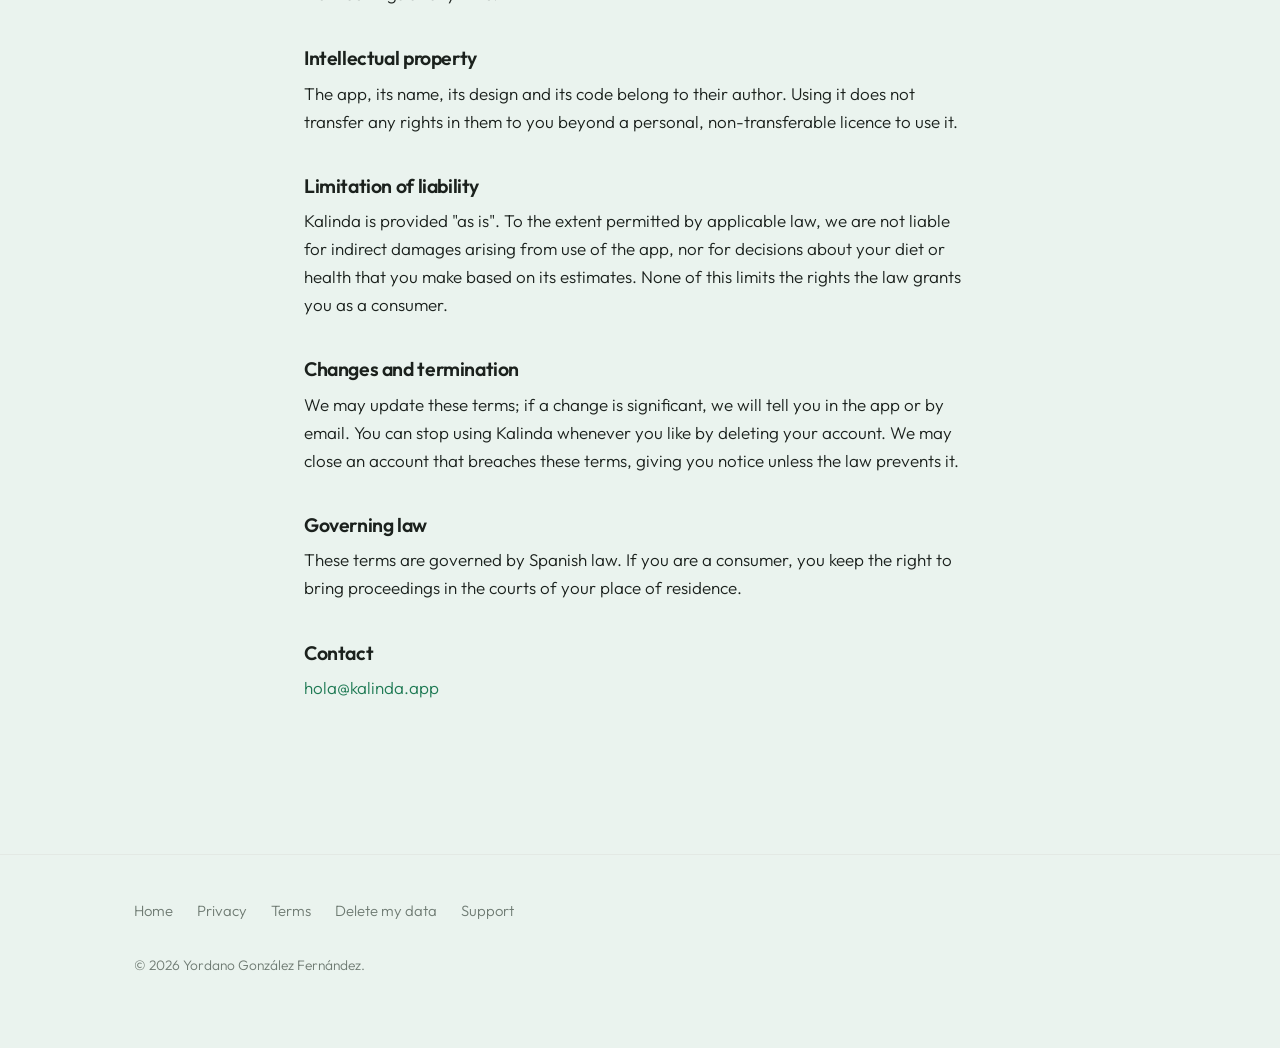
<file: en/terms.html>
<!doctype html>
<html lang="en">
<head>
<meta charset="utf-8">
<meta name="viewport" content="width=device-width, initial-scale=1">
<title>Terms of Use — Kalinda</title>
<meta name="description" content="Terms of use for the Kalinda app.">
<link rel="icon" href="../assets/favicon.png">
<link rel="canonical" href="https://kalinda.app/en/terms.html">
<link rel="preconnect" href="https://fonts.googleapis.com">
<link rel="preconnect" href="https://fonts.gstatic.com" crossorigin>
<link href="https://fonts.googleapis.com/css2?family=Outfit:wght@300;400;500;600&display=swap" rel="stylesheet">
<link rel="stylesheet" href="../styles.css">
</head>
<body>

<header class="site">
  <div class="wrap">
    <a class="brand" href="index.html"><img src="../assets/icon.png" alt="">Kalinda</a>
    <span class="spacer"></span>
    <a class="lang" href="../terminos.html">Español</a>
  </div>
</header>

<main class="doc">
  <div class="wrap narrow">

    <h1>Terms of Use</h1>
    <p class="updated">Last updated: 23 August 2026</p>

    <p>These terms govern your use of the Kalinda app, developed by Yordano González Fernández. By creating an account and using the app, you accept what is described here.</p>

    <h2>What Kalinda is</h2>
    <p>Kalinda is a tool for logging meals, calories, macronutrients, water, weight and intermittent fasting, and for seeing how those change over time. It is offered as is — built to work well and to keep improving, but without a guarantee of uninterrupted availability.</p>

    <div class="callout">
      <p><strong>This is not medical advice.</strong> Kalinda does not diagnose, treat or prevent any condition, and does not replace a doctor, a registered dietitian or any other health professional. The calories and macros it calculates are estimates based on general formulas, and photo recognition of meals is approximate. Talk to a professional before changing your diet — particularly if you are pregnant or breastfeeding, still growing, or living with diabetes, an eating disorder or any other health condition.</p>
    </div>

    <h2>Your account</h2>
    <p>You need an account to use the app. You are responsible for keeping your credentials safe and for activity under your account. You must be 16 or older. The data you enter should be yours and accurate — otherwise the calculations are of no use to you.</p>

    <h2>Subscriptions and payment</h2>
    <p>The core features are free. Kalinda Premium is purchased inside the app as a monthly or yearly subscription, and payment is handled by <strong>Google Play</strong> or the <strong>App Store</strong> depending on your device — never by us. We do not see or store your payment details.</p>
    <ul>
      <li>The subscription renews automatically at the end of each period unless you cancel at least 24 hours beforehand.</li>
      <li>You can cancel at any time from the subscription settings of your Google Play or App Store account. You keep access until the end of the period you have already paid for.</li>
      <li>Refunds follow Google's and Apple's policies, since they process the payment. If something has gone wrong, write to us and we will help you sort it out.</li>
      <li>If prices change, we will tell you before the change affects you.</li>
    </ul>

    <h2>Acceptable use</h2>
    <p>Please do not try to access other people's accounts, reverse-engineer the app or its services, automate bulk requests against our infrastructure, or use it for anything unlawful. We may suspend an account that does any of these.</p>

    <h2>Your data and content</h2>
    <p>What you log in Kalinda is yours. We host it so we can show it on your devices and calculate your progress. How we handle personal data is described in the <a href="privacy.html">privacy policy</a>, which forms part of these terms. You can delete your account and your whole history from Settings at any time.</p>

    <h2>Intellectual property</h2>
    <p>The app, its name, its design and its code belong to their author. Using it does not transfer any rights in them to you beyond a personal, non-transferable licence to use it.</p>

    <h2>Limitation of liability</h2>
    <p>Kalinda is provided "as is". To the extent permitted by applicable law, we are not liable for indirect damages arising from use of the app, nor for decisions about your diet or health that you make based on its estimates. None of this limits the rights the law grants you as a consumer.</p>

    <h2>Changes and termination</h2>
    <p>We may update these terms; if a change is significant, we will tell you in the app or by email. You can stop using Kalinda whenever you like by deleting your account. We may close an account that breaches these terms, giving you notice unless the law prevents it.</p>

    <h2>Governing law</h2>
    <p>These terms are governed by Spanish law. If you are a consumer, you keep the right to bring proceedings in the courts of your place of residence.</p>

    <h2>Contact</h2>
    <p><a href="mailto:hola@kalinda.app">hola@kalinda.app</a></p>

  </div>
</main>

<footer class="site">
  <div class="wrap">
    <nav>
      <a href="index.html">Home</a>
      <a href="privacy.html">Privacy</a>
      <a href="terms.html">Terms</a>
      <a href="delete-data.html">Delete my data</a>
      <a href="support.html">Support</a>
    </nav>
    <p class="fine">© 2026 Yordano González Fernández.</p>
  </div>
</footer>

</body>
</html>
</file>
<file: styles.css>
/* Kalinda — hoja de estilos compartida.
   Los colores son los mismos tokens que usa la app (src/theme/colors.ts) para que la web
   y el producto se sientan como una sola cosa. */

:root {
  --background: #eaf3ee;
  --surface: #ffffff;
  --surface-alt: #eff5f1;
  --primary: #2f9e6e;
  --primary-dark: #1f7a54;
  --primary-light: #e1f3ea;
  --accent: #ff8a5b;
  --accent-light: #ffe8dd;
  --text-primary: #1b211d;
  --text-secondary: #6e7a72;
  --border: #e3e9e4;
  --water: #3fa7d6;
  --blob-1: #7fe3b8;
  --blob-2: #8fd4e8;
  --blob-3: #f5d79b;
  --shadow: 0 18px 40px -24px rgba(27, 33, 29, 0.35);
  --radius: 22px;
}

@media (prefers-color-scheme: dark) {
  :root {
    --background: #0f1512;
    --surface: #1b2320;
    --surface-alt: #222c27;
    --primary: #34c77b;
    --primary-dark: #6fe3a8;
    --primary-light: #1e3a2c;
    --accent: #ff9a6b;
    --accent-light: #3a2418;
    --text-primary: #edf2ee;
    --text-secondary: #a6b2aa;
    --border: #2e3833;
    --water: #5fc0e8;
    --blob-1: #1e9e74;
    --blob-2: #2a6fa8;
    --blob-3: #8a6a2e;
    --shadow: 0 18px 40px -24px rgba(0, 0, 0, 0.7);
  }
}

* { box-sizing: border-box; }

html { scroll-behavior: smooth; }

body {
  margin: 0;
  font-family: 'Outfit', -apple-system, BlinkMacSystemFont, system-ui, sans-serif;
  font-weight: 300;
  font-size: 17px;
  line-height: 1.65;
  color: var(--text-primary);
  background: var(--background);
  -webkit-font-smoothing: antialiased;
  overflow-x: hidden;
}

/* Las manchas de color difuminadas del fondo de la app. */
body::before,
body::after {
  content: '';
  position: fixed;
  border-radius: 50%;
  filter: blur(90px);
  opacity: 0.5;
  z-index: -1;
  pointer-events: none;
}
body::before { width: 460px; height: 460px; background: var(--blob-1); top: -180px; left: -140px; }
body::after  { width: 420px; height: 420px; background: var(--blob-2); top: 22%; right: -180px; opacity: 0.35; }

h1, h2, h3 { font-weight: 600; letter-spacing: -0.02em; line-height: 1.2; margin: 0; }
h1 { font-size: clamp(2.1rem, 5.5vw, 3.4rem); }
h2 { font-size: clamp(1.5rem, 3.5vw, 2.1rem); }
h3 { font-size: 1.15rem; font-weight: 500; }
p { margin: 0 0 1rem; }
a { color: var(--primary-dark); text-decoration: none; }
a:hover { text-decoration: underline; }
strong { font-weight: 500; }

.wrap { width: 100%; max-width: 1060px; margin: 0 auto; padding: 0 24px; }
.narrow { max-width: 720px; }

/* ---------- cabecera ---------- */
header.site {
  position: sticky;
  top: 0;
  z-index: 10;
  backdrop-filter: blur(14px);
  background: color-mix(in srgb, var(--background) 78%, transparent);
  border-bottom: 1px solid var(--border);
}
header.site .wrap { display: flex; align-items: center; gap: 14px; height: 68px; }
.brand { display: flex; align-items: center; gap: 11px; font-weight: 600; font-size: 1.15rem; color: var(--text-primary); }
.brand:hover { text-decoration: none; }
.brand img { width: 34px; height: 34px; border-radius: 9px; }
.spacer { flex: 1; }
.lang { font-size: 0.9rem; color: var(--text-secondary); border: 1px solid var(--border); padding: 5px 12px; border-radius: 999px; }
.lang:hover { text-decoration: none; border-color: var(--primary); color: var(--primary-dark); }

/* ---------- botones ---------- */
.btn {
  display: inline-flex;
  align-items: center;
  justify-content: center;
  gap: 9px;
  padding: 13px 26px;
  border-radius: 999px;
  font-weight: 500;
  font-size: 1rem;
  border: 1px solid transparent;
  transition: transform 0.15s ease, box-shadow 0.15s ease;
}
.btn:hover { text-decoration: none; transform: translateY(-1px); }
.btn-primary { background: var(--primary); color: #fff; box-shadow: 0 10px 24px -12px var(--primary); }
.btn-primary:hover { background: var(--primary-dark); }
.btn-ghost { background: transparent; color: var(--text-primary); border-color: var(--border); }
.btn-ghost:hover { border-color: var(--primary); color: var(--primary-dark); }

/* ---------- hero ---------- */
.hero { padding: clamp(48px, 8vw, 92px) 0 clamp(40px, 6vw, 72px); }
.hero-grid { display: grid; grid-template-columns: 1.05fr 0.95fr; gap: clamp(28px, 5vw, 64px); align-items: center; }
.eyebrow {
  display: inline-block;
  font-size: 0.82rem;
  font-weight: 500;
  letter-spacing: 0.04em;
  text-transform: uppercase;
  color: var(--primary-dark);
  background: var(--primary-light);
  padding: 6px 14px;
  border-radius: 999px;
  margin-bottom: 20px;
}
.hero p.lead { font-size: clamp(1.05rem, 2vw, 1.22rem); color: var(--text-secondary); max-width: 32ch; margin-top: 18px; }
.hero-actions { display: flex; flex-wrap: wrap; gap: 12px; margin-top: 30px; }
.hero-note { font-size: 0.88rem; color: var(--text-secondary); margin-top: 16px; }

/* La captura se escala por altura, no por anchura: así se ve el teléfono entero
   en lugar de quedar recortado por arriba y por abajo en pantallas bajas. */
.phone {
  display: block;
  margin: 0 auto;
  width: auto;
  height: auto;
  max-width: 100%;
  max-height: min(620px, 66vh);
  border-radius: 30px;
  border: 1px solid var(--border);
  box-shadow: var(--shadow);
}

/* ---------- secciones ---------- */
section { padding: clamp(44px, 7vw, 80px) 0; }
.section-head { max-width: 620px; margin-bottom: clamp(28px, 4vw, 48px); }
.section-head p { color: var(--text-secondary); margin-top: 12px; margin-bottom: 0; }

.cards { display: grid; grid-template-columns: repeat(auto-fit, minmax(268px, 1fr)); gap: 18px; }
.card {
  background: var(--surface);
  border: 1px solid var(--border);
  border-radius: var(--radius);
  padding: 26px 24px;
  box-shadow: var(--shadow);
}
.card .ico {
  width: 44px; height: 44px;
  display: grid; place-items: center;
  border-radius: 13px;
  background: var(--primary-light);
  font-size: 1.35rem;
  margin-bottom: 16px;
}
.card .ico.coral { background: var(--accent-light); }
.card .ico.blue { background: #dff3fa; }
@media (prefers-color-scheme: dark) { .card .ico.blue { background: #173840; } }
.card h3 { margin-bottom: 8px; }
.card p { color: var(--text-secondary); font-size: 0.97rem; margin: 0; }

.steps { display: grid; grid-template-columns: repeat(auto-fit, minmax(240px, 1fr)); gap: 26px; counter-reset: step; }
.step { counter-increment: step; }
.step::before {
  content: counter(step);
  display: grid; place-items: center;
  width: 38px; height: 38px;
  border-radius: 50%;
  background: var(--primary);
  color: #fff;
  font-weight: 600;
  margin-bottom: 14px;
}
.step p { color: var(--text-secondary); font-size: 0.97rem; margin: 6px 0 0; }

.shots { display: grid; grid-template-columns: repeat(auto-fit, minmax(210px, 1fr)); gap: 22px; }
.shots img { width: 100%; border-radius: 26px; border: 1px solid var(--border); box-shadow: var(--shadow); }

.panel {
  background: var(--surface);
  border: 1px solid var(--border);
  border-radius: var(--radius);
  padding: clamp(28px, 4vw, 44px);
  box-shadow: var(--shadow);
}
.plan-list { list-style: none; padding: 0; margin: 18px 0 0; display: grid; gap: 11px; }
.plan-list li { display: flex; gap: 11px; align-items: flex-start; color: var(--text-secondary); font-size: 0.98rem; }
.plan-list li::before { content: '✓'; color: var(--primary); font-weight: 600; flex: none; }

.faq { display: grid; gap: 14px; }
details {
  background: var(--surface);
  border: 1px solid var(--border);
  border-radius: 16px;
  padding: 18px 22px;
}
details summary { font-weight: 500; cursor: pointer; list-style: none; }
details summary::-webkit-details-marker { display: none; }
details summary::after { content: '+'; float: right; color: var(--primary); font-weight: 600; }
details[open] summary::after { content: '−'; }
details p { color: var(--text-secondary); font-size: 0.97rem; margin: 12px 0 0; }

/* ---------- páginas de texto legal ---------- */
.doc { padding: clamp(40px, 6vw, 72px) 0 96px; }
.doc h1 { font-size: clamp(1.8rem, 4vw, 2.4rem); margin-bottom: 6px; }
.doc .updated { color: var(--text-secondary); font-size: 0.9rem; margin-bottom: 34px; }
.doc h2 { font-size: 1.22rem; margin-top: 38px; margin-bottom: 10px; }
.doc ul { padding-left: 22px; }
.doc li { margin-bottom: 8px; color: var(--text-primary); }
.doc .callout {
  background: var(--surface);
  border: 1px solid var(--border);
  border-left: 3px solid var(--primary);
  border-radius: 14px;
  padding: 18px 22px;
  margin: 24px 0;
}
.doc .callout p:last-child { margin-bottom: 0; }

/* ---------- pie ---------- */
footer.site {
  border-top: 1px solid var(--border);
  padding: 44px 0 56px;
  margin-top: 40px;
  font-size: 0.93rem;
  color: var(--text-secondary);
}
footer.site .cols { display: flex; flex-wrap: wrap; gap: 32px 56px; justify-content: space-between; }
footer.site nav { display: flex; flex-wrap: wrap; gap: 10px 24px; }
footer.site a { color: var(--text-secondary); }
footer.site a:hover { color: var(--primary-dark); }
footer.site .fine { margin-top: 30px; font-size: 0.86rem; }

@media (max-width: 780px) {
  .hero-grid { grid-template-columns: 1fr; }
  .hero p.lead { max-width: none; }
  .phone { max-width: 260px; }
  body::after { display: none; }
}
</file>
